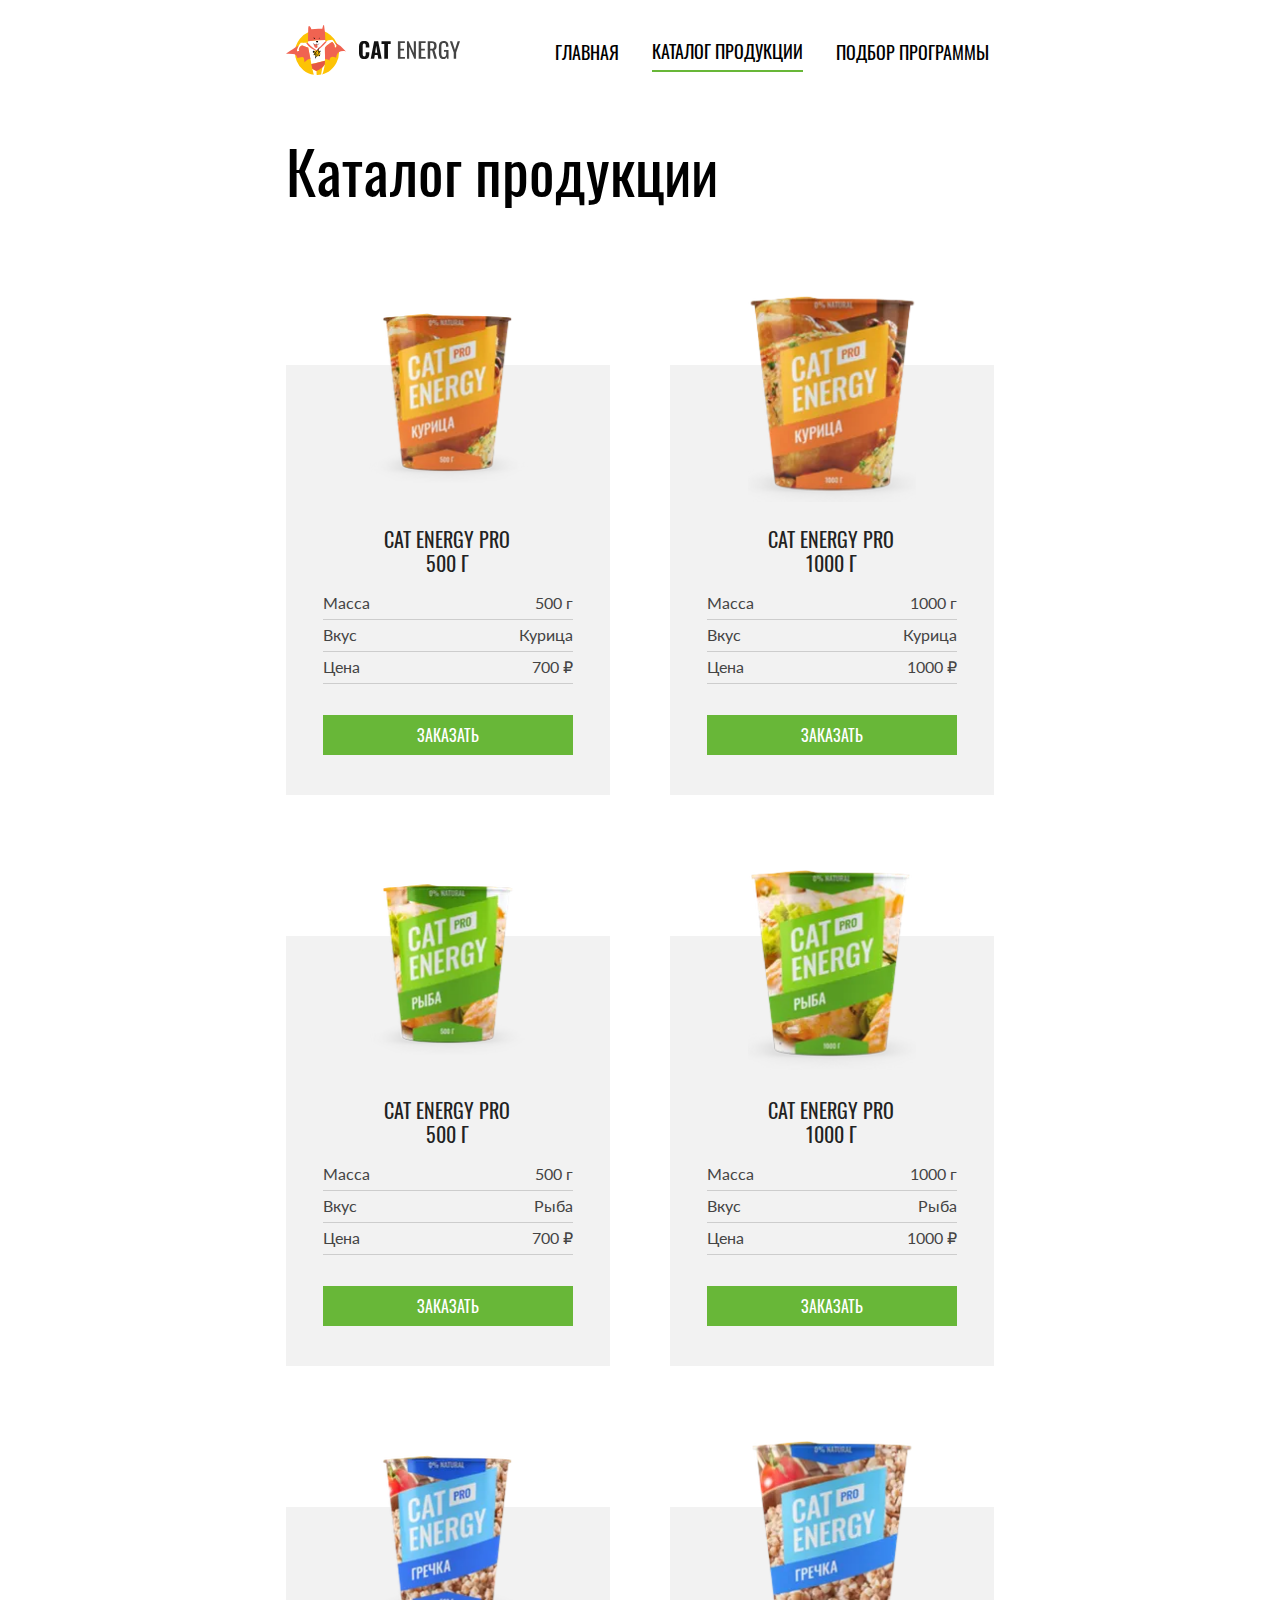
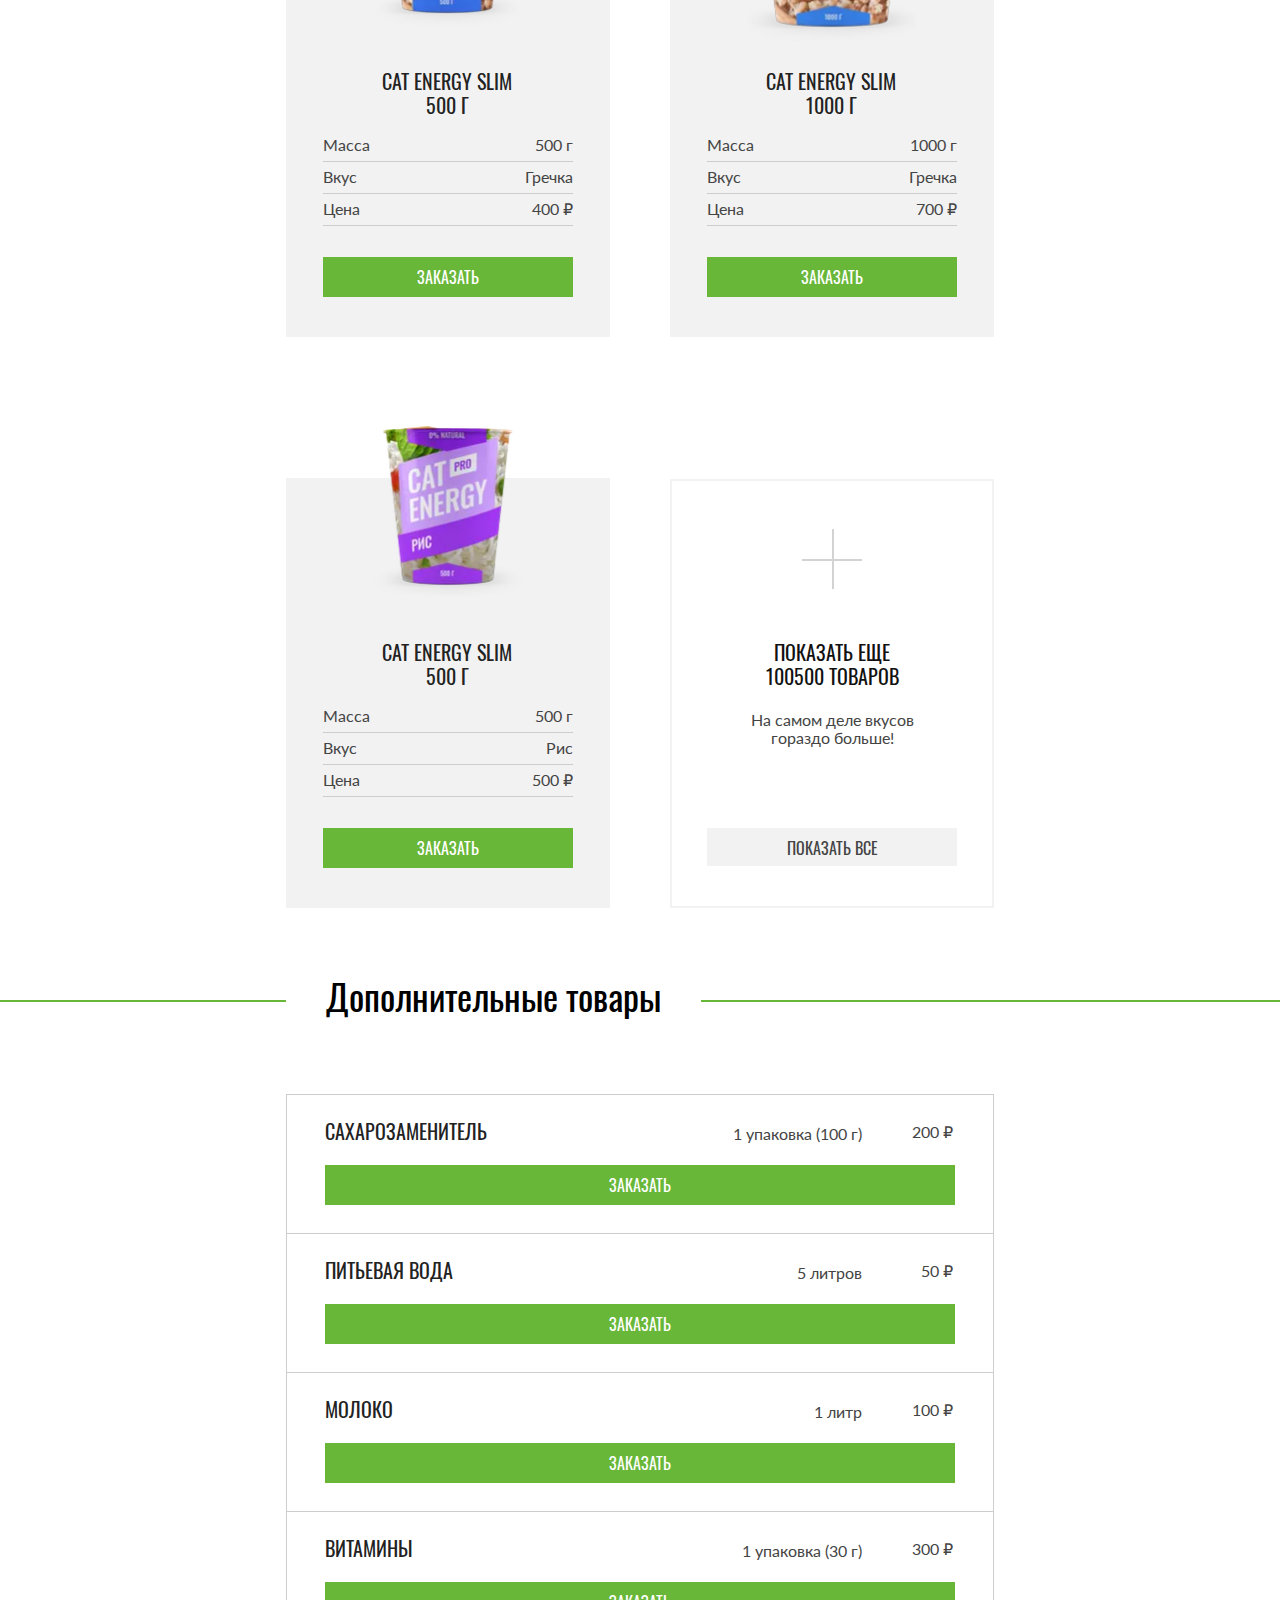
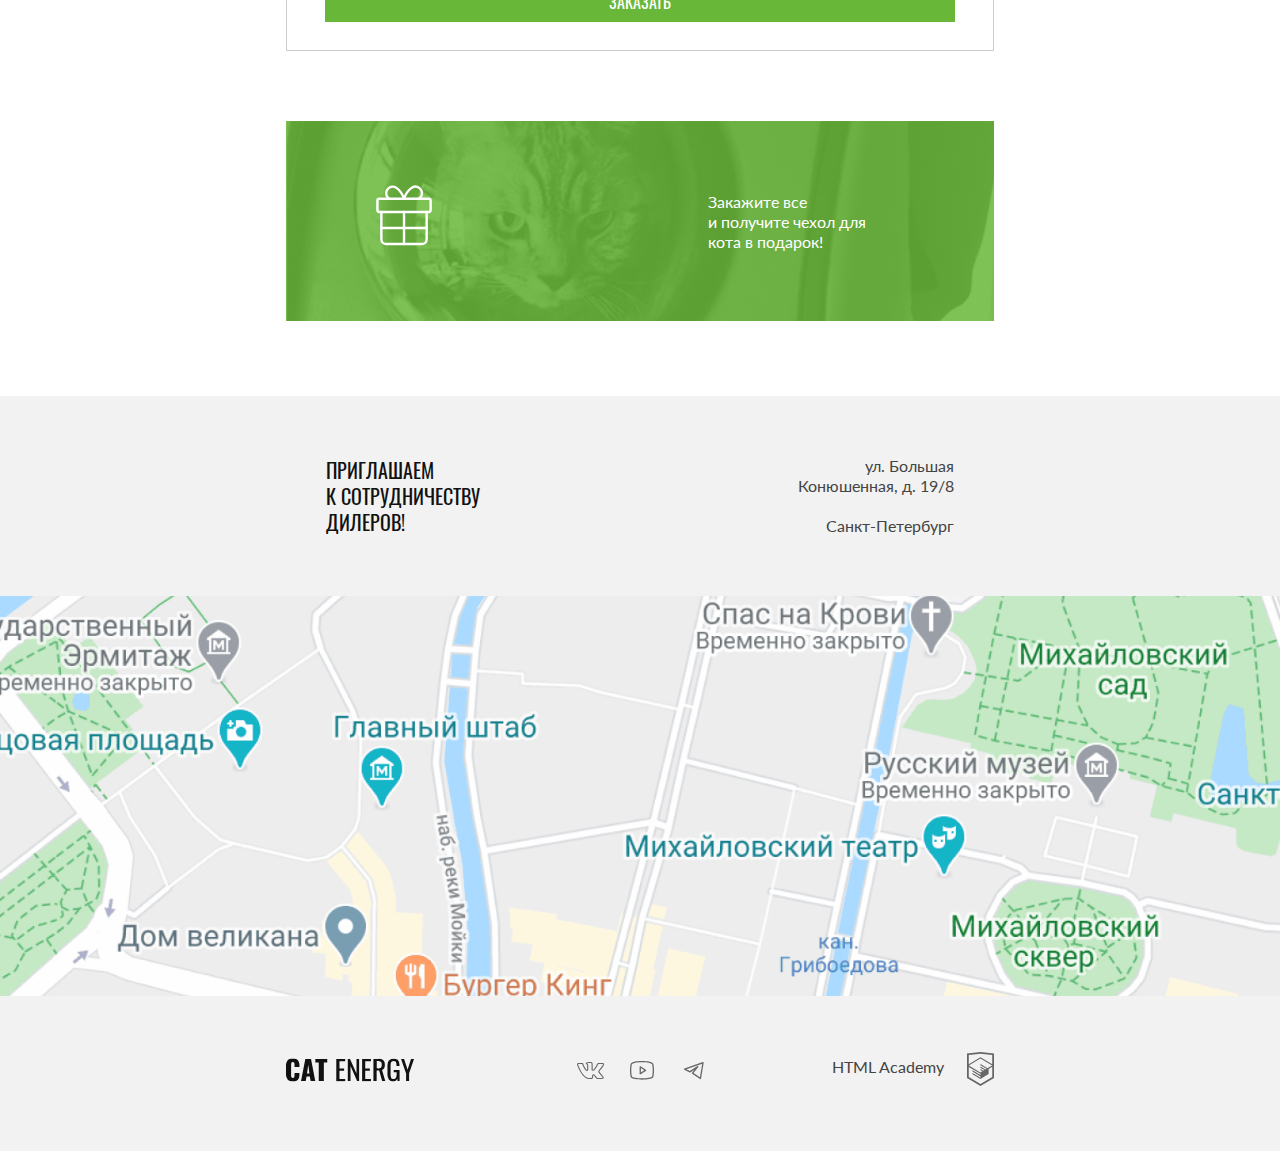
<file: catalog.html>
<!DOCTYPE html><html class="page" lang="ru"><head><meta charset="UTF-8"><title>Cat Energy: Каталог</title><meta name="viewport" content="width=device-width,initial-scale=1"><link rel="icon" href="favicon.ico"><link rel="icon" href="favicons/favicon-svg.svg" type="image/svg+xml"><link rel="icon" href="favicons/favicon32x32.png" type="image/x-icon"><link rel="apple-touch-icon" href="favicons/apple-icon-180x180.png"><link rel="manifest" href="manifest.webmanifest"><link rel="stylesheet" href="styles/styles.css"><link rel="preload" href="fonts/lato/lato-regular.woff2" as="font" crossorigin="anonymous"><link rel="preload" href="fonts/oswald/oswald-regular.woff2" as="font" crossorigin="anonymous"><script src="scripts/index.js" defer="defer"></script></head><body class="page__body"><div class="page__body-container"><header class="main-header"><div class="main-header__wrapper"><a class="main-header__link" href="index.html" aria-current="page"><picture><source media="(min-width: 1440px)" type="image/svg+xml" srcset="images/main-header/logo-image-desktop.svg" width="70" height="59"><source media="(min-width: 768px)" type="image/svg+xml" srcset="images/main-header/logo-image-tablet.svg" width="60" height="50"><img class="main-header__image-logo" src="images/main-header/logo-image-mobile.svg" width="33" height="38" alt="Логотип cat energy."></picture></a><a class="main-header__link logo" href="index.html" aria-current="page"><picture><source media="(min-width:1440px)" type="image/svg+xml" srcset="images/logo-text-tablet-desktop.svg" width="118" height="21"><source media="(min-width:768px)" type="image/svg+xml" srcset="images/logo-text-tablet-desktop.svg" width="101" height="18"><img class="logo__image-text" src="images/logo-text.svg" width="101" height="18" alt="Cat energy."></picture></a><button class="main-header__toggle main-header__toggle--close main-header__toggle--nojs" type="button"><!--Добавить класс main-header__toggle--open для открытого состояния, main-header__toggle--close для закрытого состояния меню--> <span class="visually-hidden">Открыть меню.</span></button></div><nav class="main-nav main-nav--close main-nav--nojs"><!--Для открытия меню добавить класс main-nav--open--><ul class="main-nav__list"><li class="main-nav__item"><a class="main-nav__link" href="index.html">главная</a></li><li class="main-nav__item"><a class="main-nav__link main-nav__active-link">каталог продукции</a></li><li class="main-nav__item"><a class="main-nav__link" href="form.html">подбор программы</a></li></ul></nav></header></div><main class="main-container"><section class="catalog-product"><div class="catalog-product__title-wrapper"><h1 class="catalog-product__title title">Каталог продукции</h1></div><ul class="catalog-product__list"><li class="catalog-product__item product-card"><div class="product-card__card-container"><div class="product-card__info-container"><a class="product-card__link product-card__link--image" href="#"><picture><source media="(min-width: 768px)" type="image/webp" srcset="images/catalog-images/catalog-produt-chicken-500-tablet-desktop@1x.webp, images/catalog-images/catalog-produt-chicken-500-tablet-desktop@2x.webp 2x" width="161" height="172"><source type="image/webp" srcset="images/catalog-images/catalog-produt-chicken-500-mobile@1x.webp, images/catalog-images/catalog-produt-chicken-500-mobile@2x.webp 2x" width="68" height="86"><source media="(min-width: 768px)" type="image/png" srcset="images/catalog-images/catalog-produt-chicken-500-tablet-desktop@1x.png, images/catalog-images/catalog-produt-chicken-500-tablet-desktop@2x.png 2x" width="161" height="172"><img class="product-card__image" src="images/catalog-images/catalog-produt-chicken-500-mobile@1x.png" srcset="images/catalog-images/catalog-produt-chicken-500-mobile@2x.png 2x" width="68" height="86" alt="Товар Cat energy pro 500 грамм со вкусом курицы."></picture></a><div class="product-card__list-wrapper"><a class="product-card__link product-card__link--title" href="#"><h2 class="product-card__title">Cat Energy PRO 500 г</h2></a><dl class="product-card__list"><div class="product-card__item"><dt class="product-card__item-name">Масса</dt><dd class="product-card__item-value">500 г</dd></div><div class="product-card__item"><dt class="product-card__item-name">Вкус</dt><dd class="product-card__item-value">Курица</dd></div><div class="product-card__item"><dt class="product-card__item-name">Цена</dt><dd class="product-card__item-value">700 ₽</dd></div></dl></div></div><a class="product-card__button button" href="#">заказать</a></div></li><li class="catalog-product__item product-card"><div class="product-card__card-container"><div class="product-card__info-container"><a class="product-card__link product-card__link--image" href="#"><picture><source media="(min-width: 1440px)" type="image/webp" srcset="images/catalog-images/catalog-produt-chicken-1000-desktop@1x.webp, images/catalog-images/catalog-produt-chicken-1000-desktop@2x.webp 2x" width="172" height="196"><source media="(min-width: 768px)" type="image/webp" srcset="images/catalog-images/catalog-produt-chicken-1000-tablet-desktop@1x.webp, images/catalog-images/catalog-produt-chicken-1000-tablet-desktop@2x.webp 2x" width="168" height="206"><source type="image/webp" srcset="images/catalog-images/catalog-produt-chicken-1000-mobile@1x.webp, images/catalog-images/catalog-produt-chicken-1000-mobile@2x.webp 2x" width="84" height="100"><source media="(min-width: 1440px)" type="image/png" srcset="images/catalog-images/catalog-produt-chicken-1000-desktop@1x.png, images/catalog-images/catalog-produt-chicken-1000-desktop@2x.png 2x" width="172" height="196"><source media="(min-width: 768px)" type="image/png" srcset="images/catalog-images/catalog-produt-chicken-1000-tablet-desktop@1x.png, images/catalog-images/catalog-produt-chicken-1000-tablet-desktop@2x.png 2x" width="168" height="206"><img class="product-card__image" src="images/catalog-images/catalog-produt-chicken-1000-mobile@1x.png" srcset="images/catalog-images/catalog-produt-chicken-1000-mobile@2x.png 2x" width="84" height="100" alt="Товар Cat energy pro 1000 грамм со вкусом курицы."></picture></a><div class="product-card__list-wrapper"><a class="product-card__link product-card__link--title" href="#"><h2 class="product-card__title">Cat Energy PRO 1000 г</h2></a><dl class="product-card__list"><div class="product-card__item"><dt class="product-card__item-name">Масса</dt><dd class="product-card__item-value">1000 г</dd></div><div class="product-card__item"><dt class="product-card__item-name">Вкус</dt><dd class="product-card__item-value">Курица</dd></div><div class="product-card__item"><dt class="product-card__item-name">Цена</dt><dd class="product-card__item-value">1000 ₽</dd></div></dl></div></div><a class="product-card__button button" href="#">заказать</a></div></li><li class="catalog-product__item product-card"><div class="product-card__card-container"><div class="product-card__info-container"><a class="product-card__link product-card__link--image" href="#"><picture><source media="(min-width: 768px)" type="image/webp" srcset="images/catalog-images/catalog-produt-fish-500-tablet-desktop@1x.webp, images/catalog-images/catalog-produt-fish-500-tablet-desktop@2x.webp 2x" width="163" height="174"><source type="image/webp" srcset="images/catalog-images/catalog-produt-fish-500-mobile@1x.webp, images/catalog-images/catalog-produt-fish-500-mobile@2x.webp 2x" width="68" height="78"><source media="(min-width: 768px)" type="image/png" srcset="images/catalog-images/catalog-produt-fish-500-tablet-desktop@1x.png, images/catalog-images/catalog-produt-fish-500-tablet-desktop@2x.png 2x" width="163" height="174"><img class="product-card__image" src="images/catalog-images/catalog-produt-fish-500-mobile@1x.png" srcset="images/catalog-images/catalog-produt-fish-500-mobile@2x.png 2x" width="68" height="78" alt="Товар Cat energy pro 500 грамм со вкусом рыбы."></picture></a><div class="product-card__list-wrapper"><a class="product-card__link product-card__link--title" href="#"><h2 class="product-card__title">Cat Energy PRO 500 г</h2></a><dl class="product-card__list"><div class="product-card__item"><dt class="product-card__item-name">Масса</dt><dd class="product-card__item-value">500 г</dd></div><div class="product-card__item"><dt class="product-card__item-name">Вкус</dt><dd class="product-card__item-value">Рыба</dd></div><div class="product-card__item"><dt class="product-card__item-name">Цена</dt><dd class="product-card__item-value">700 ₽</dd></div></dl></div></div><a class="product-card__button button" href="#">заказать</a></div></li><li class="catalog-product__item product-card"><div class="product-card__card-container"><div class="product-card__info-container"><a class="product-card__link product-card__link--image" href="#"><picture><source media="(min-width: 1440px)" type="image/webp" srcset="images/catalog-images/catalog-produt-fish-1000-desktop@1x.webp, images/catalog-images/catalog-produt-fish-1000-desktop@2x.webp 2x" width="172" height="196"><source media="(min-width: 768px)" type="image/webp" srcset="images/catalog-images/catalog-produt-fish-1000-tablet-desktop@1x.webp, images/catalog-images/catalog-produt-fish-1000-tablet-desktop@2x.webp 2x" width="168" height="200"><source type="image/webp" srcset="images/catalog-images/catalog-produt-fish-1000-mobile@1x.webp, images/catalog-images/catalog-produt-fish-1000-mobile@2x.webp 2x" width="84" height="100"><source media="(min-width: 1440px)" type="image/png" srcset="images/catalog-images/catalog-produt-fish-1000-desktop@1x.png, images/catalog-images/catalog-produt-fish-1000-desktop@2x.png 2x" width="172" height="196"><source media="(min-width: 768px)" type="image/png" srcset="images/catalog-images/catalog-produt-fish-1000-tablet-desktop@1x.png, images/catalog-images/catalog-produt-fish-1000-tablet-desktop@2x.png 2x" width="168" height="200"><img class="product-card__image" src="images/catalog-images/catalog-produt-fish-1000-mobile@1x.png" srcset="images/catalog-images/catalog-produt-fish-1000-mobile@2x.png 2x" width="84" height="100" alt="Товар Cat energy pro 1000 грамм со вкусом рыбы."></picture></a><div class="product-card__list-wrapper"><a class="product-card__link product-card__link--title" href="#"><h2 class="product-card__title">Cat Energy PRO 1000 г</h2></a><dl class="product-card__list"><div class="product-card__item"><dt class="product-card__item-name">Масса</dt><dd class="product-card__item-value">1000 г</dd></div><div class="product-card__item"><dt class="product-card__item-name">Вкус</dt><dd class="product-card__item-value">Рыба</dd></div><div class="product-card__item"><dt class="product-card__item-name">Цена</dt><dd class="product-card__item-value">1000 ₽</dd></div></dl></div></div><a class="product-card__button button" href="#">заказать</a></div></li><li class="catalog-product__item product-card"><div class="product-card__card-container"><div class="product-card__info-container"><a class="product-card__link product-card__link--image" href="#"><picture><source media="(min-width: 768px)" type="image/webp" srcset="images/catalog-images/catalog-produt-buckwheat-500-tablet-desktop@1x.webp, images/catalog-images/catalog-produt-buckwheat-500-tablet-desktop@2x.webp 2x" width="161" height="171"><source type="image/webp" srcset="images/catalog-images/catalog-produt-buckwheat-500-mobile@1x.webp, images/catalog-images/catalog-produt-buckwheat-500-mobile@2x.webp 2x" width="68" height="78"><source media="(min-width: 768px)" type="image/png" srcset="images/catalog-images/catalog-produt-buckwheat-500-tablet-desktop@1x.png, images/catalog-images/catalog-produt-buckwheat-500-tablet-desktop@2x.png 2x" width="161" height="171"><img class="product-card__image" src="images/catalog-images/catalog-produt-buckwheat-500-mobile@1x.png" srcset="images/catalog-images/catalog-produt-buckwheat-500-mobile@2x.png 2x" width="68" height="78" alt="Товар Cat energy slim 500 грамм со вкусом гречки." loading="lazy"></picture></a><div class="product-card__list-wrapper"><a class="product-card__link product-card__link--title" href="#"><h2 class="product-card__title">Cat Energy slim 500 г</h2></a><dl class="product-card__list"><div class="product-card__item"><dt class="product-card__item-name">Масса</dt><dd class="product-card__item-value">500 г</dd></div><div class="product-card__item"><dt class="product-card__item-name">Вкус</dt><dd class="product-card__item-value">Гречка</dd></div><div class="product-card__item"><dt class="product-card__item-name">Цена</dt><dd class="product-card__item-value">400 ₽</dd></div></dl></div></div><a class="product-card__button button" href="#">заказать</a></div></li><li class="catalog-product__item product-card"><div class="product-card__card-container"><div class="product-card__info-container"><a class="product-card__link product-card__link--image" href="#"><picture><source media="(min-width: 1440px)" type="image/webp" srcset="images/catalog-images/catalog-produt-buckwheat-1000-desktop@1x.webp, images/catalog-images/catalog-produt-buckwheat-1000-desktop@2x.webp 2x" width="172" height="196"><source media="(min-width: 768px)" type="image/webp" srcset="images/catalog-images/catalog-produt-buckwheat-1000-tablet-desktop@1x.webp, images/catalog-images/catalog-produt-buckwheat-1000-tablet-desktop@2x.webp 2x" width="168" height="200"><source type="image/webp" srcset="images/catalog-images/catalog-produt-buckwheat-1000-mobile@1x.webp, images/catalog-images/catalog-produt-buckwheat-1000-mobile@2x.png 2x" width="84" height="100"><source media="(min-width: 1440px)" type="image/png" srcset="images/catalog-images/catalog-produt-buckwheat-1000-desktop@1x.png, images/catalog-images/catalog-produt-buckwheat-1000-desktop@2x.png 2x" width="172" height="196"><source media="(min-width: 768px)" type="image/png" srcset="images/catalog-images/catalog-produt-buckwheat-1000-tablet-desktop@1x.png, images/catalog-images/catalog-produt-buckwheat-1000-tablet-desktop@2x.png 2x" width="168" height="200"><img class="product-card__image" src="images/catalog-images/catalog-produt-buckwheat-1000-mobile@1x.png" srcset="images/catalog-images/catalog-produt-buckwheat-1000-mobile@2x.png 2x" width="84" height="100" alt="Товар Cat energy slim 1000 грамм со вкусом гречки." loading="lazy"></picture></a><div class="product-card__list-wrapper"><a class="product-card__link product-card__link--title" href="#"><h2 class="product-card__title">Cat Energy slim 1000 г</h2></a><dl class="product-card__list"><div class="product-card__item"><dt class="product-card__item-name">Масса</dt><dd class="product-card__item-value">1000 г</dd></div><div class="product-card__item"><dt class="product-card__item-name">Вкус</dt><dd class="product-card__item-value">Гречка</dd></div><div class="product-card__item"><dt class="product-card__item-name">Цена</dt><dd class="product-card__item-value">700 ₽</dd></div></dl></div></div><a class="product-card__button button" href="#">заказать</a></div></li><li class="catalog-product__item product-card"><div class="product-card__card-container"><div class="product-card__info-container"><a class="product-card__link product-card__link--image" href="#"><picture><source media="(min-width: 768px)" type="image/webp" srcset="images/catalog-images/catalog-produt-rice-500-tablet-desktop@1x.webp, images/catalog-images/catalog-produt-rice-500-tablet-desktop@2x.webp 2x" width="163" height="174"><source type="image/webp" srcset="images/catalog-images/catalog-produt-rice-500-mobile@1x.webp, images/catalog-images/catalog-produt-rice-500-mobile@2x.webp 2x" width="72" height="84"><source media="(min-width: 768px)" type="image/png" srcset="images/catalog-images/catalog-produt-rice-500-tablet-desktop@1x.png, images/catalog-images/catalog-produt-rice-500-tablet-desktop@2x.png 2x" width="163" height="174"><img class="product-card__image" src="images/catalog-images/catalog-produt-rice-500-mobile@1x.png" srcset="images/catalog-images/catalog-produt-rice-500-mobile@2x.png 2x" width="72" height="84" alt="Товар Cat energy slim 500 грамм со вкусом риса." loading="lazy"></picture></a><div class="product-card__list-wrapper"><a class="product-card__link product-card__link--title" href="#"><h2 class="product-card__title">Cat Energy slim 500 г</h2></a><dl class="product-card__list"><div class="product-card__item"><dt class="product-card__item-name">Масса</dt><dd class="product-card__item-value">500 г</dd></div><div class="product-card__item"><dt class="product-card__item-name">Вкус</dt><dd class="product-card__item-value">Рис</dd></div><div class="product-card__item"><dt class="product-card__item-name">Цена</dt><dd class="product-card__item-value">500 ₽</dd></div></dl></div></div><a class="product-card__button button" href="#">заказать</a></div></li><li class="catalog-product__item product-more"><div class="product-more__wrapper"><h2 class="product-more__title">Показать еще 100500 товаров</h2><p class="product-more__subtitle">На самом деле вкусов гораздо больше!</p><a class="product-more__link button button--secondary" href="#">показать все</a></div></li></ul></section><section class="additional-product"><div class="additional-product__container"><div class="additional-product__title-wrapper"><h2 class="additional-product__title">Дополнительные товары</h2></div><div class="additional-product__inner-container"><ul class="additional-product__list"><li class="additional-product__item"><div class="additional-product__item-container"><h3 class="additional-product__item-title">Сахарозаменитель</h3><div class="additional-product__item-wrapper"><span class="additional-product__item-quantity">1 упаковка (100 г)</span> <span class="additional-product__item-cost">200 ₽</span></div></div><a class="additional-product__link button" href="#">заказать</a></li><li class="additional-product__item"><div class="additional-product__item-container"><h3 class="additional-product__item-title">питьевая вода</h3><div class="additional-product__item-wrapper"><span class="additional-product__item-quantity">5 литров</span> <span class="additional-product__item-cost">50 ₽</span></div></div><a class="additional-product__link button" href="#">заказать</a></li><li class="additional-product__item"><div class="additional-product__item-container"><h3 class="additional-product__item-title">молоко</h3><div class="additional-product__item-wrapper"><span class="additional-product__item-quantity">1 литр</span> <span class="additional-product__item-cost">100 ₽</span></div></div><a class="additional-product__link button" href="#">заказать</a></li><li class="additional-product__item"><div class="additional-product__item-container"><h3 class="additional-product__item-title">витамины</h3><div class="additional-product__item-wrapper"><span class="additional-product__item-quantity">1 упаковка (30 г)</span> <span class="additional-product__item-cost">300 ₽</span></div></div><a class="additional-product__link button" href="#">заказать</a></li></ul><div class="additional-product__text-wrapper"><p class="additional-product__text">Закажите все<br>и получите чехол для кота в подарок!</p></div></div></div></section></main><footer class="main-footer"><div class="main-footer__container-color main-footer__container-color--grey"><div class="main-footer__container main-footer__container--title"><h2 class="main-footer__tittle">приглашаем<br>к сотрудничеству дилеров!</h2><address class="main-footer__address">ул. Большая<br>Конюшенная, д. 19/8<br><span class="main-footer__address-container">Санкт-Петербург</span></address></div></div><div class="main-footer__container-map"><iframe class="main-footer__map" loading="lazy" src="https://www.google.com/maps/embed?pb=!1m18!1m12!1m3!1d1998.6037861610246!2d30.3230474!3d59.9387165!2m3!1f0!2f0!3f0!3m2!1i1024!2i768!4f13.1!3m3!1m2!1s0x4696310fca145cc1%3A0x42b32648d8238007!2z0JHQvtC70YzRiNCw0Y8g0JrQvtC90Y7RiNC10L3QvdCw0Y8g0YPQuy4sIDE5LzgsINCh0LDQvdC60YIt0J_QtdGC0LXRgNCx0YPRgNCzLCAxOTExODY!5e0!3m2!1sru!2sru!4v1705008865254!5m2!1sru!2sru" width="600" height="450" allowfullscreen title="Адрес компании Санкт-Петербург ул. Большая Конюшенная, д. 19/8"></iframe></div><div class="main-footer__container main-footer__container--media"><a class="main-footer__logo logo" href="#"><img class="logo__image-text" src="images/logo-text.svg" width="128" height="24" alt="Cat energy."></a><ul class="main-footer__list social"><li class="social__item"><a class="social__link social__link--vkontakte" href="https://vk.com/htmlacademy"><span class="visually-hidden">Вконтакте.</span> <svg class="social__image" aria-hidden="true" focusable="false" width="28" height="22"><use href="images/icons/stack.svg#vkontakte"></use></svg></a></li><li class="social__item"><a class="social__link social__link--youtube" href="https://www.youtube.com/user/htmlacademyru"><span class="visually-hidden">Ютуб.</span> <svg class="social__image" aria-hidden="true" focusable="false" width="28" height="22"><use href="images/icons/stack.svg#youtube"></use></svg></a></li><li class="social__item"><a class="social__link social__link--telegram" href="https://t.me/htmlacademy"><span class="visually-hidden">Телеграм.</span> <svg class="social__image" aria-hidden="true" focusable="false" width="28" height="22"><use href="images/icons/stack.svg#telegram"></use></svg></a></li></ul><div class="main-footer__logo-wrapper academy-logo"><a class="academy-logo__link" href="https://htmlacademy.ru/intensive/adaptive"><span class="academy-logo__text">HTML Academy</span> </a><a class="academy-logo__link academy-logo__link--image" href="https://htmlacademy.ru/intensive/adaptive"><svg class="academy-logo__image" aria-hidden="true" focusable="false" role="img" width="27" height="34"><use href="images/icons/stack.svg#html-academy-logo"></use></svg> <span class="visually-hidden">Логотип HTML Academy</span></a></div></div></footer></body></html>
</file>
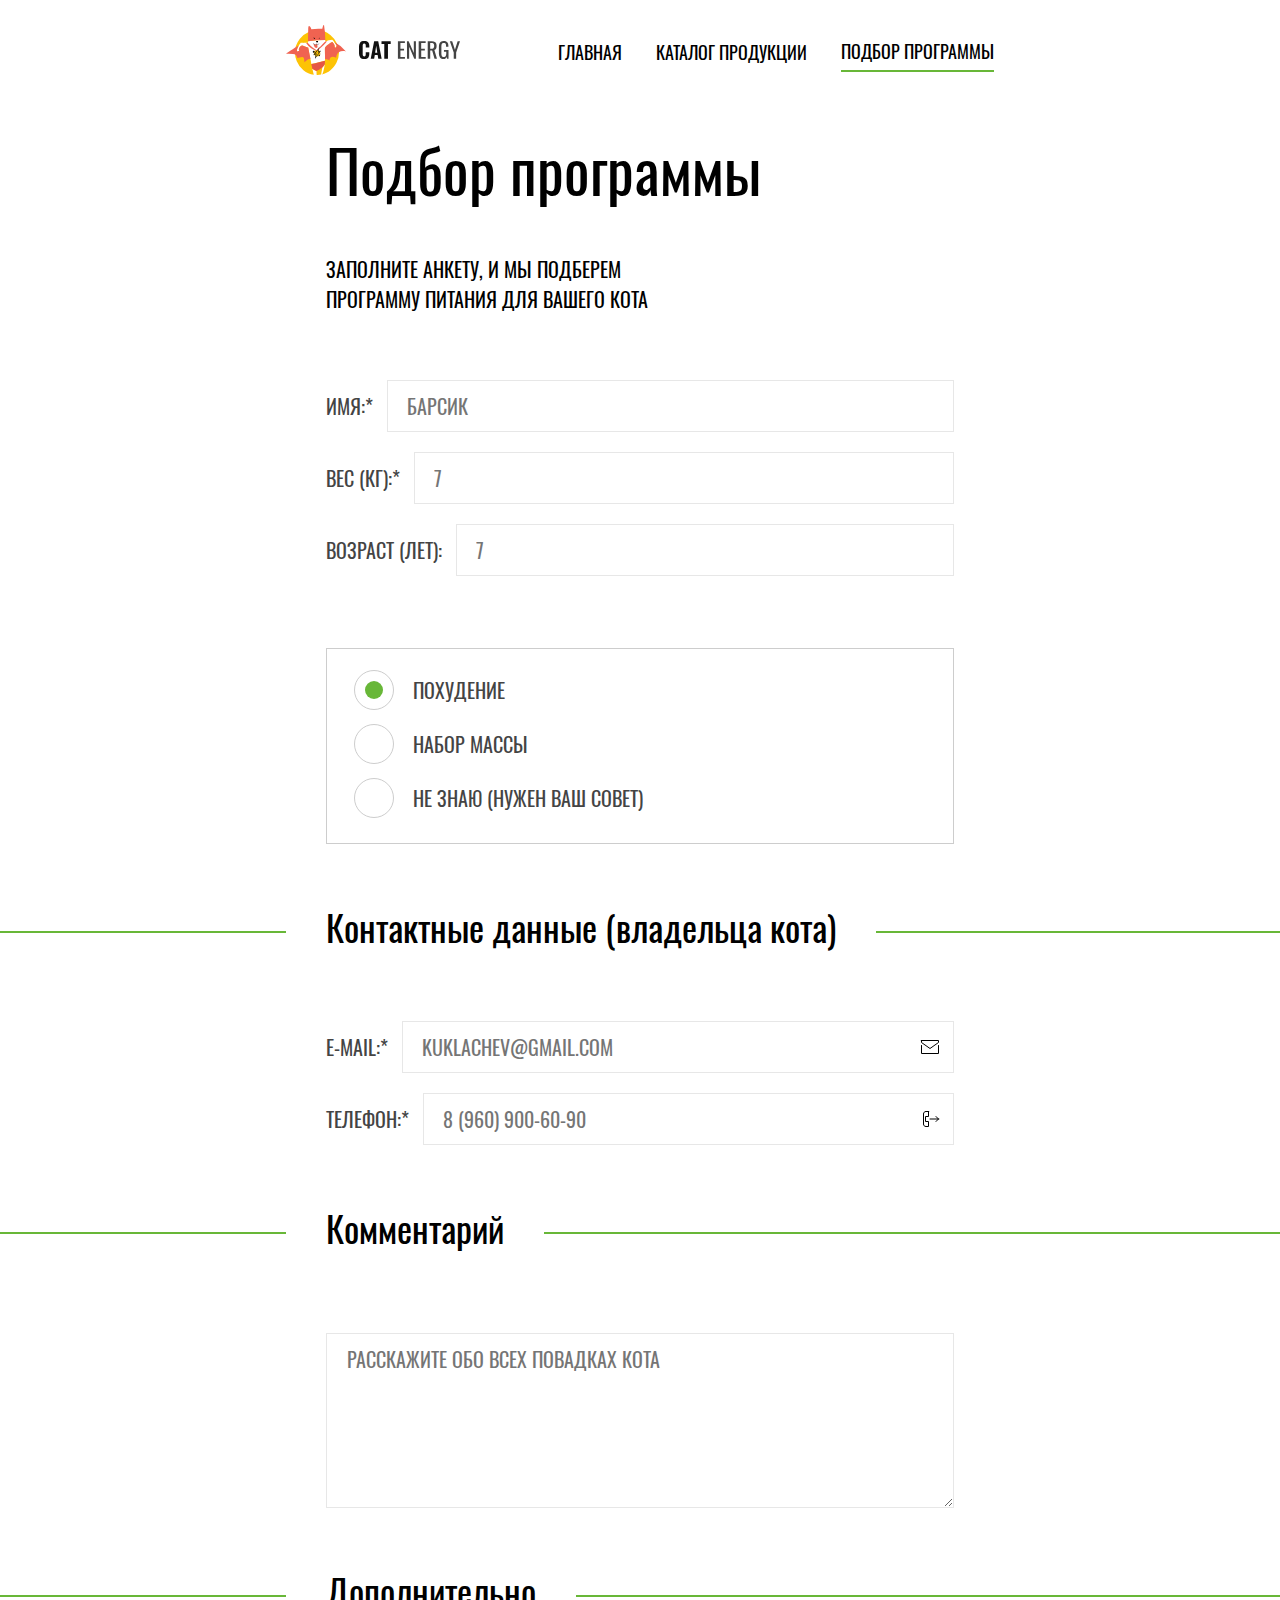
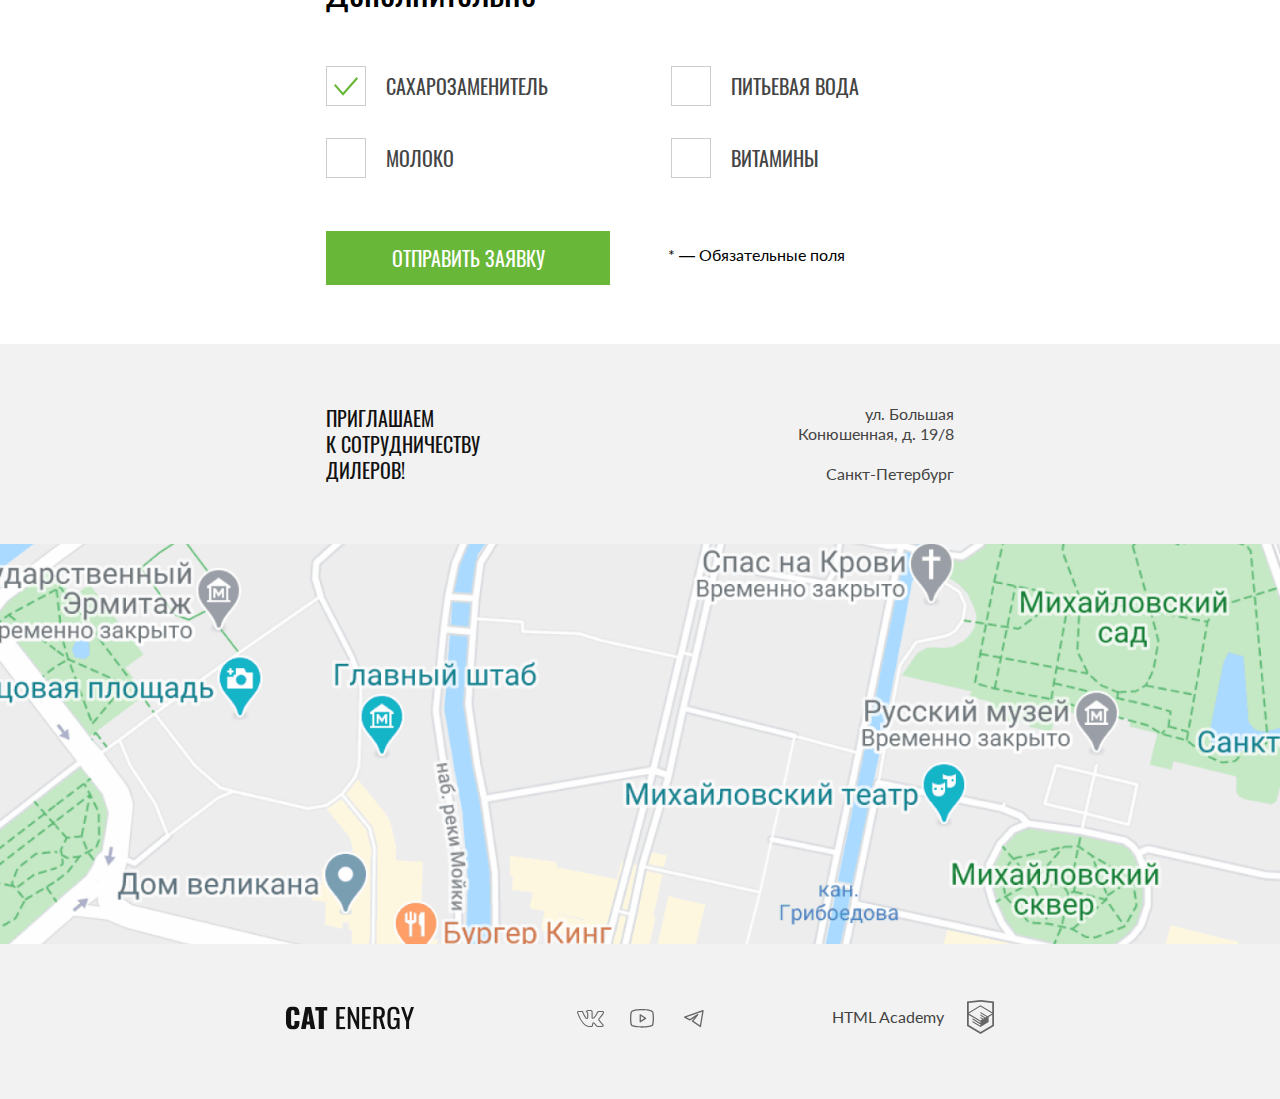
<file: form.html>
<!DOCTYPE html><html class="page" lang="ru"><head><meta charset="UTF-8"><meta name="viewport" content="width=device-width,initial-scale=1"><title>Cat Energy: Подбор программы</title><link rel="icon" href="favicon.ico"><link rel="icon" href="favicons/favicon-svg.svg" type="image/svg+xml"><link rel="icon" href="favicons/favicon32x32.png" type="image/x-icon"><link rel="apple-touch-icon" href="favicons/apple-icon-180x180.png"><link rel="manifest" href="manifest.webmanifest"><link rel="stylesheet" href="styles/styles.css"><link rel="preload" href="fonts/lato/lato-regular.woff2" as="font" crossorigin="anonymous"><link rel="preload" href="fonts/oswald/oswald-regular.woff2" as="font" crossorigin="anonymous"><script src="scripts/index.js" defer="defer"></script></head><body class="page__body"><div class="page__body-container"><!--main-header__container --><header class="main-header"><div class="main-header__wrapper"><a class="main-header__link" href="index.html" aria-current="page"><picture><source media="(min-width: 1440px)" type="image/svg+xml" srcset="images/main-header/logo-image-desktop.svg" width="70" height="59"><source media="(min-width: 768px)" type="image/svg+xml" srcset="images/main-header/logo-image-tablet.svg" width="60" height="50"><img class="main-header__image-logo" src="images/main-header/logo-image-mobile.svg" width="33" height="38" alt="Логотип cat energy."></picture></a><a class="main-header__link logo" href="index.html" aria-current="page"><picture><source media="(min-width:1440px)" type="image/svg+xml" srcset="images/logo-text-tablet-desktop.svg" width="118" height="21"><source media="(min-width:768px)" type="image/svg+xml" srcset="images/logo-text-tablet-desktop.svg" width="101" height="18"><img class="logo__image-text" src="images/logo-text.svg" width="101" height="18" alt="Cat energy."></picture></a><button class="main-header__toggle main-header__toggle--close main-header__toggle--nojs" type="button"><!-- Добавить класс main-header__toggle--open для открытого состояния, main-header__toggle--close для закрытого состояния меню --> <span class="visually-hidden">Открыть меню.</span></button></div><nav class="main-nav main-nav--close main-nav--nojs"><!--Для открытия меню добавить класс main-nav--open--><ul class="main-nav__list main-nav__list--form"><li class="main-nav__item"><a class="main-nav__link" href="index.html">главная</a></li><li class="main-nav__item"><a class="main-nav__link" href="catalog.html">каталог продукции</a></li><li class="main-nav__item"><a class="main-nav__link main-nav__active-link">подбор программы</a></li></ul></nav></header></div><main class="main-container"><section class="main-container__section product-selection"><div class="product-selection__container"><h1 class="product-selection__title title">Подбор программы</h1><p class="product-selection__text">Заполните анкету, и мы подберем программу питания для вашего кота</p></div><form class="product-selection__form product-form" action="https://echo.htmlacademy.ru/" method="post"><div class="product-form__fieldset-wrapper"><div class="product-form__fieldset-container product-form__fieldset-container--parameters"><fieldset class="product-form__fieldset product-form__fieldset--parameters"><legend class="visually-hidden">Параметры питомца</legend><label class="product-form__label product-form__label--parameters product-form__label--focus"><!--Добавить class="product-form__label--error" для input error --> <span class="product-form__label-text">ИМЯ:*</span> <input class="product-form__control product-form__control--text" type="text" name="name" placeholder="барсик" required aria-label="укажите имя питомца."></label> <label class="product-form__label product-form__label--parameters product-form__label--focus"><!--Добавить class="product-form__label--error" для input error --> <span class="product-form__label-text">Вес&nbsp;(кг):*</span> <input class="product-form__control product-form__control--text" type="number" name="weight" placeholder="7" required aria-label="укажите вес питомца."></label> <label class="product-form__label product-form__label--parameters product-form__label--focus"><!--Добавить class="product-form__label--error" для input error --> <span class="product-form__label-text">Возраст&nbsp;(лет):</span> <input class="product-form__control product-form__control--text" type="number" name="age" placeholder="7" aria-label="укажите возраст питомца."></label></fieldset></div><div class="product-form__fieldset-container product-form__fieldset-container--feeding"><fieldset class="product-form__fieldset product-form__fieldset--feeding"><legend class="visually-hidden">Формат питания</legend><div class="product-form__label-container product-form__label-container--feeding"><label class="product-form__label product-form__label--feeding"><input class="product-form__radio visually-hidden" type="radio" name="product-type" value="slimming" checked="checked"> <span class="product-form__custom-radio"></span> <span class="product-form__label-text product-form__label-text--feeding">похудение</span></label> <label class="product-form__label product-form__label--feeding"><input class="product-form__radio visually-hidden" type="radio" name="product-type" value="weight-gain"> <span class="product-form__custom-radio"></span> <span class="product-form__label-text product-form__label-text--feeding">Набор массы</span></label> <label class="product-form__label product-form__label--feeding"><input class="product-form__radio visually-hidden" type="radio" name="product-type" value="don't-know"> <span class="product-form__custom-radio"></span> <span class="product-form__label-text product-form__label-text--feeding">Не знаю (Нужен ваш совет)</span></label></div></fieldset></div></div><div class="product-form__fieldset-container product-form__fieldset-container--contacts"><fieldset class="product-form__fieldset product-form__fieldset--contacts"><legend class="product-form__fieldset-title product-form__fieldset-title--contacts">Контактные данные (владельца кота)</legend><label class="product-form__label product-form__label--contacts product-form__email-image product-form__label--focus"><!--Добавить class="product-form__label--error" для input error --> <span class="product-form__label-text">E-mail:*</span> <input class="product-form__control product-form__control--text" type="email" name="email" placeholder="kuklachev@gmail.com" required aria-label="Укажите E-mail."></label> <label class="product-form__label product-form__label--contacts product-form__phone-image product-form__label--focus"><!--Добавить class="product-form__label--error" для input error --> <span class="product-form__label-text">Телефон:*</span> <input class="product-form__control product-form__control--text" type="tel" name="tel" placeholder="8 (960) 900-60-90" required aria-label="Укажите телефон."></label></fieldset></div><div class="product-form__fieldset-container product-form__fieldset-container--comment"><fieldset class="product-form__fieldset product-form__fieldset--comment"><legend class="product-form__fieldset-title product-form__fieldset-title--comment">Комментарий</legend><textarea class="product-form__control product-form__control--textarea" name="about-pet" placeholder="Расскажите обо всех повАдках кота" aria-label="Напишите ваш комментарий."></textarea></fieldset></div><div class="product-form__fieldset-container product-form__fieldset-container--extra"><fieldset class="product-form__fieldset product-form__fieldset--extra"><legend class="product-form__fieldset-title product-form__fieldset-title--extra">Дополнительно</legend><div class="product-form__label-container product-form__label-container--extra"><label class="product-form__label product-form__label--extra"><input class="product-form__checkbox visually-hidden" type="checkbox" name="sugar-substitute" checked="checked"> <span class="product-form__custom-checkbox"></span> <span class="product-form__label-text product-form__label-text--extra">сахарозаменитель</span></label> <label class="product-form__label product-form__label--extra"><input class="product-form__checkbox visually-hidden" type="checkbox" name="Water"> <span class="product-form__custom-checkbox"></span> <span class="product-form__label-text product-form__label-text--extra">питьевая вода</span></label> <label class="product-form__label product-form__label--extra"><input class="product-form__checkbox visually-hidden" type="checkbox" name="milk"> <span class="product-form__custom-checkbox"></span> <span class="product-form__label-text product-form__label-text--extra">молоко</span></label> <label class="product-form__label product-form__label--extra"><input class="product-form__checkbox visually-hidden" type="checkbox" name="vitamins"> <span class="product-form__custom-checkbox"></span> <span class="product-form__label-text product-form__label-text--extra">витамины</span></label></div></fieldset></div><div class="product-form__fieldset-container product-form__fieldset-container--submit"><div class="product-form__button-container"><button class="product-form__button button" type="submit">отправить заявку</button><p class="product-form__text">* — Обязательные поля</p></div></div></form></section></main><footer class="main-footer"><div class="main-footer__container-color main-footer__container-color--grey"><div class="main-footer__container main-footer__container--title"><h2 class="main-footer__tittle">приглашаем<br>к сотрудничеству дилеров!</h2><address class="main-footer__address">ул. Большая<br>Конюшенная, д. 19/8<br><span class="main-footer__address-container">Санкт-Петербург</span></address></div></div><div class="main-footer__container-map"><iframe class="main-footer__map" src="https://www.google.com/maps/embed?pb=!1m18!1m12!1m3!1d1998.6037861610246!2d30.3230474!3d59.9387165!2m3!1f0!2f0!3f0!3m2!1i1024!2i768!4f13.1!3m3!1m2!1s0x4696310fca145cc1%3A0x42b32648d8238007!2z0JHQvtC70YzRiNCw0Y8g0JrQvtC90Y7RiNC10L3QvdCw0Y8g0YPQuy4sIDE5LzgsINCh0LDQvdC60YIt0J_QtdGC0LXRgNCx0YPRgNCzLCAxOTExODY!5e0!3m2!1sru!2sru!4v1705008865254!5m2!1sru!2sru" width="600" height="450" allowfullscreen title="Адрес компании Санкт-Петербург ул. Большая Конюшенная, д. 19/8"></iframe></div><div class="main-footer__container main-footer__container--media"><a class="main-footer__logo logo" href="#"><img class="logo__image-text" src="images/logo-text.svg" width="128" height="24" alt="Cat energy."></a><ul class="main-footer__list social"><li class="social__item"><a class="social__link social__link--vkontakte" href="https://vk.com/htmlacademy"><span class="visually-hidden">Вконтакте.</span> <svg class="social__image" aria-hidden="true" focusable="false" width="28" height="22"><use href="images/icons/stack.svg#vkontakte"></use></svg></a></li><li class="social__item"><a class="social__link social__link--youtube" href="https://www.youtube.com/user/htmlacademyru"><span class="visually-hidden">Ютуб.</span> <svg class="social__image" aria-hidden="true" focusable="false" width="28" height="22"><use href="images/icons/stack.svg#youtube"></use></svg></a></li><li class="social__item"><a class="social__link social__link--telegram" href="https://t.me/htmlacademy"><span class="visually-hidden">Телеграм.</span> <svg class="social__image" aria-hidden="true" focusable="false" width="28" height="22"><use href="images/icons/stack.svg#telegram"></use></svg></a></li></ul><div class="main-footer__logo-wrapper academy-logo"><a class="academy-logo__link academy-logo__link--text" href="https://htmlacademy.ru/intensive/adaptive"><span class="academy-logo__text">HTML Academy</span> </a><a class="academy-logo__link academy-logo__link--image" href="https://htmlacademy.ru/intensive/adaptive"><svg class="academy-logo__image" aria-hidden="true" focusable="false" role="img" width="27" height="34"><use href="images/icons/stack.svg#html-academy-logo"></use></svg> <span class="visually-hidden">Логотип HTML Academy</span></a></div></div></footer></body></html>
</file>
<file: styles/styles.css>
@charset "UTF-8";@keyframes slidein{0%{-webkit-mask-position:-8px;mask-position:-8px}to{-webkit-mask-position:-2px;mask-position:-2px}}@font-face{font-family:"Oswald";font-weight:400;font-style:normal;font-display:swap;src:url(../fonts/oswald/oswald-regular.woff2)format("woff2")}@font-face{font-family:"Lato";font-weight:400;font-style:normal;font-display:swap;src:url(../fonts/lato/lato-regular.woff2)format("woff2")}.visually-hidden{position:absolute;width:1px;height:1px;margin:-1px;padding:0;border:0;clip:rect(0 0 0 0);overflow:hidden}.button,body{font-family:"Oswald","Arial",sans-serif}body{font-size:14px;line-height:18px;color:#444;margin:0}.button{font-size:16px;line-height:20px;text-transform:uppercase;text-decoration:none;color:#fff;background-color:#68b738;display:block;border:0;text-align:center;box-sizing:border-box;width:280px;padding:10px 15px;cursor:pointer}.button:hover{background-color:#5eaa2f}.button:focus-visible{background-color:#5eaa2f}.button:active{color:rgba(255,255,255,.3);background-color:#5eaa2f}.button:disabled{color:rgba(255,255,255,.3);opacity:.3;cursor:default}.button--secondary{color:#444;background-color:#f2f2f2}.button--secondary:hover{background-color:#ebebeb}.button--secondary:focus-visible{background-color:#ebebeb}.button--secondary:active{color:rgba(68,68,68,.3);background-color:#ebebeb}.button--secondary:disabled{color:rgba(68,68,68,.3);opacity:.3;cursor:default}@media (min-width:768px){.button{padding-top:14px;padding-bottom:14px}}.page{height:100%}.page__body{min-height:100%;display:grid;grid-template-rows:min-content 1fr min-content}.page__body-container{width:100%}@media (min-width:1440px){.page__body-container--index::before{content:"";position:absolute;left:50%;width:50%;height:695px;background:linear-gradient(to bottom,rgba(104,183,56,.85),rgba(104,183,56,.85)),-webkit-image-set(url(../images/main-header/header-cat@1x.webp)type("image/webp") 1x,url(../images/main-header/header-cat@2x.webp)type("image/webp") 2x,url(../images/main-header/header-cat@1x.jpg)type("image/jpeg") 1x,url(../images/main-header/header-cat@2x.jpg)type("image/jpeg") 2x);background:linear-gradient(to bottom,rgba(104,183,56,.85),rgba(104,183,56,.85)),image-set(url(../images/main-header/header-cat@1x.webp)type("image/webp") 1x,url(../images/main-header/header-cat@2x.webp)type("image/webp") 2x,url(../images/main-header/header-cat@1x.jpg)type("image/jpeg") 1x,url(../images/main-header/header-cat@2x.jpg)type("image/jpeg") 2x);background-repeat:no-repeat;background-color:#4e4d52;background-position:left}}.title{font-size:36px;line-height:36px;font-weight:400;color:#000}.title--white{color:#fff}@media (min-width:768px){.title{font-size:60px;line-height:60px}}.main-header{width:100%;z-index:2;margin:0 auto;position:relative;border-bottom:1px solid #d9d9d9}.main-header--index{border-bottom:none}.main-header__wrapper{min-height:65px;display:flex;justify-content:space-between}.main-header__link{text-decoration:none;max-height:66px}.logo:focus-visible .logo__image-text,.main-header__link:focus-visible .main-header__image-logo{opacity:.8}.main-header__image-logo{width:33px;height:38px;padding-top:13px;padding-bottom:15px}.main-header__image-logo:hover{opacity:.8}.main-header__image-logo:active{opacity:.6}.main-header__toggle{border:0;background-color:#fff;margin-top:20px}.main-header__toggle--nojs{visibility:hidden}.main-header__toggle--close{width:24px;height:24px;background-image:url(../images/icons/stack.svg#mobile-burger)}.main-header__toggle--open{width:20px;height:20px;margin-left:5px;background-image:url(../images/icons/stack.svg#mobile-close)}@media (max-width:767px){.main-header__wrapper{width:280px;padding:0 20px;margin:0 auto}}@media (min-width:768px){.main-header{width:708px;padding:0 30px;display:flex;justify-content:space-between;min-height:50px;border-bottom:none}.main-header__image-logo{width:60px;height:50px;margin-right:13px;padding-top:25px}.main-header__toggle{display:none}}@media (min-width:1440px){.main-header{width:1220px;margin-top:0;padding:54px 110px 0;min-height:59px}.main-header__image-logo{width:70px;height:59px;margin-right:14px;padding:0}}.logo__image-text{padding-top:23px;display:block;margin-right:10px}.logo__image-text:hover{opacity:.8}.logo__image-text:active{opacity:.6}@media (min-width:768px){.logo__image-text{padding-top:16px;margin-top:25px}}@media (min-width:1440px){.logo__image-text{padding:0;margin-top:19px}}.main-nav{display:none}.main-nav__list{list-style:none;margin-left:0;margin-top:0;margin-bottom:0;padding-left:0;display:flex;flex-wrap:wrap;flex-direction:column;align-items:center}.main-nav__link{font-size:20px;line-height:20px;text-transform:uppercase;color:#000;text-decoration:none;padding-top:22px;padding-bottom:23px;display:block}@media (max-width:767px){.main-nav--open{display:block;position:absolute;background-color:#fff;width:100%}.main-nav--nojs{display:block;position:static}.main-nav__item{border-top:1px solid #e6e6e6;width:100%;display:flex;justify-content:center}.main-nav__item:last-of-type{border-bottom:1px solid #e6e6e6}.main-nav__link{margin-left:10px;margin-right:10px}}@media (min-width:768px){.main-nav{display:flex;align-items:center}.main-nav__list{flex-direction:row;gap:33px;margin-top:25px;margin-right:5px}.main-nav__list--form{gap:34px;margin-right:0}.main-nav__link{font-size:18px;line-height:24px;padding-top:14px;padding-bottom:7px}.main-nav__active-link,.main-nav__link--active-index{border-bottom:2px solid #68b738}}@media (min-width:1440px){.main-nav__list{max-width:600px;margin-top:3px;margin-right:0;gap:34px}.main-nav__link{font-size:20px;line-height:normal;padding-top:4px}.main-nav__link:hover{opacity:.6}.main-nav__link:focus-visible{opacity:.6}.main-nav__link:active{opacity:.3}.main-nav__link--index{color:#fff}.main-nav__link--index:hover{opacity:.6}.main-nav__link--index:focus-visible{opacity:.6}.main-nav__link--index:active{opacity:.3}.main-nav__active-link{border-bottom:2px solid #68b738}.main-nav__active-link:hover{opacity:1}.main-nav__active-link:focus-visible{opacity:1}.main-nav__active-link:active,.main-nav__link--active-index:hover{opacity:1}.main-nav__link--active-index{border-bottom:2px solid #fff}.main-nav__link--active-index:focus-visible{opacity:1}}.main-page__container{width:100%}.main-page__container--preview{background-image:linear-gradient(to bottom,rgba(104,183,56,.85) 63%,#fff 63%,#fff 100%),-webkit-image-set(url(../images/main-header/header-mobile-cat@1x.webp)type("image/webp") 1x,url(../images/main-header/header-mobile-cat@2x.webp)type("image/webp") 2x,url(../images/main-header/header-mobile-cat@1x.jpg)type("image/jpeg") 1x,url(../images/main-header/header-mobile-cat@2x.jpg)type("image/jpeg") 2x),linear-gradient(to bottom,#4e4d52 63%,#fff 63%,#fff 100%);background-image:linear-gradient(to bottom,rgba(104,183,56,.85) 63%,#fff 63%,#fff 100%),image-set(url(../images/main-header/header-mobile-cat@1x.webp)type("image/webp") 1x,url(../images/main-header/header-mobile-cat@2x.webp)type("image/webp") 2x,url(../images/main-header/header-mobile-cat@1x.jpg)type("image/jpeg") 1x,url(../images/main-header/header-mobile-cat@2x.jpg)type("image/jpeg") 2x),linear-gradient(to bottom,#4e4d52 63%,#fff 63%,#fff 100%);background-repeat:no-repeat;background-position:center top}.main-page__container--product-effect{background-color:#eaeaea}@media (min-width:768px){.main-page__container--preview{background:#fff}.main-page__container--product-effect{background:linear-gradient(to top,#eaeaea 462px,#fff 462px)}}@media (min-width:1440px){.main-page__container--product-effect{background:linear-gradient(to bottom,#fff 136px,#f2f2f2 136px)}}.preview{width:280px;margin:0 auto;padding:27px 20px 0;position:relative}.preview__title{margin:0 auto 25px;text-align:center;max-width:250px}.preview__title-transposition{display:none}.preview__subtitle{font-size:14px;line-height:14px;text-transform:uppercase;color:#fff;margin:0 auto 29px;text-align:center;max-width:200px}@media (min-width:768px){.preview{width:768px;padding:68px 30px 526px 120px;min-height:875px;box-sizing:border-box}.preview__subtitle,.preview__title{text-align:left;color:#000;max-width:416px;margin:0 0 40px;z-index:1}.preview__subtitle{font-size:20px;line-height:20px;max-width:300px;margin:0 0 49px;position:relative}.preview__product-image{position:absolute;bottom:0;left:30px;z-index:0}.preview__link{font-size:20px;line-height:26px;min-height:54px;width:244px;z-index:2;position:relative;padding-top:15px}}@media (min-width:1440px){.preview{width:1440px;padding:104px 110px 0 190px;min-height:580px}.preview__title{margin-top:0;max-width:416px}.preview__subtitle{margin-bottom:52px}.preview__title-transposition{display:none}.preview__product-image{left:557px;top:23px}}.catalogs{width:280px;padding:20px;margin:0 auto}.catalogs__list{list-style:none;margin-left:0;margin-top:0;margin-bottom:0;padding-left:0}.catalogs__item{padding:30px 21px 20px 20px;position:relative;background-color:#f2f2f2}.catalogs__item:not(:last-child){margin-bottom:20px}.catalogs__title{font-size:24px;line-height:37px;text-transform:uppercase;margin:0 0 29px 70px}.catalogs__title::before{content:"";position:absolute;top:21px}.catalogs__title--slim::before{left:20px;width:50px;height:53px;background-image:url(../images/icons/stack.svg#cat-slim)}.catalogs__title--pro::before{top:25px;left:13px;width:67px;height:50px;background-image:url(../images/icons/stack.svg#cat-pro)}.catalogs__text{font-family:"Lato","Arial",sans-serif;padding-bottom:21px;margin-bottom:19px;border-bottom:1px solid #d9d9d9}.catalogs__text--pro{padding-bottom:22px}.catalogs__link{font-size:16px;line-height:16px;text-transform:uppercase;color:#000;text-decoration:none;position:relative;padding-right:47px}.catalogs__link::after{content:"";position:absolute;width:32px;height:10px;bottom:7px;right:0;-webkit-mask-image:url(../images/icons/stack.svg#catalogs-link-arrow-long);mask-image:url(../images/icons/stack.svg#catalogs-link-arrow-long);background-color:#000;-webkit-mask-repeat:no-repeat;mask-repeat:no-repeat;-webkit-mask-position:-5px;mask-position:-5px}.catalogs__link:hover::after{animation-name:slidein;animation-duration:1s;animation-fill-mode:forwards}.catalogs__link:focus-visible::after{animation-name:slidein;animation-duration:1s;animation-fill-mode:forwards}.catalogs__link:active{opacity:.3}@media (min-width:768px){.catalogs{width:708px;padding:0 30px}.catalogs__item{padding:77px 316px 58px 52px}.catalogs__item:first-child{padding-bottom:55px}.catalogs__item:not(:last-child){margin-bottom:30px}.catalogs__text{font-size:16px;line-height:24px;padding-bottom:0;margin:0 0 54px;border:0}.catalogs__text--pro{margin-bottom:52px}.catalogs__link{font-size:20px;line-height:normal;padding-right:57px}.catalogs__link::after{bottom:12px;height:9px}.catalogs__link--pro{padding-right:59px}.catalogs__link--pro::after{bottom:11px}}@media (min-width:768px) and (max-width:1439px){.catalogs__title{font-size:36px;line-height:36px;margin:0 0 24px}.catalogs__title--slim::before{left:auto;right:63px;width:200px;height:211px;top:80px}.catalogs__title--pro::before{left:auto;right:29px;width:268px;height:200px;top:92px}}@media (min-width:1440px){.catalogs{width:1220px;padding:76px 110px 71px}.catalogs__list{display:flex;flex-wrap:wrap;gap:80px}.catalogs__item{width:570px;box-sizing:border-box;padding:77px 61px 60px 52px}.catalogs__item:first-child{margin-top:0}.catalogs__item:not(:last-child){margin-bottom:0}.catalogs__title{font-size:36px;line-height:36px;margin-left:162px;margin-bottom:74px;max-width:457px}.catalogs__title--slim::before{top:41px;left:52px;width:100px;height:106px}.catalogs__title--pro::before{top:47px;left:33px;width:134px;height:100px}.catalogs__text{margin-bottom:27px;max-width:457px}.catalogs__link--pro::after,.catalogs__link::after{bottom:10px}}.advantages{width:280px;padding:0 20px;margin:0 auto}.advantages__title{margin:2px 0 42px}.advantages__list{list-style:none;margin-left:0;margin-top:0;padding-left:0;margin-bottom:49px}.advantages__item{position:relative;margin-bottom:20px;padding-left:80px;min-height:60px;display:flex}.advantages__text{font-family:"Lato","Arial",sans-serif;align-self:center}.advantages__text::before{content:"";position:absolute;width:60px;height:60px;background-color:#68b738;left:0;top:0;background-repeat:no-repeat;background-position:center}.advantages__text--leaf::before{background-image:url(../images/icons/advantages-item-leaf.svg);background-size:30px 32px}.advantages__text--powder::before{background-image:url(../images/icons/advantages-item-powder.svg);background-size:26px 29px}.advantages__text--food::before{background-image:url(../images/icons/advantages-item-food.svg);background-size:25px 30px}.advantages__text--time::before{background-image:url(../images/icons/advantages-item-time.svg);background-size:25px 31px}.advantages__text-transposition{display:none}@media (min-width:768px){.advantages{width:100%;padding:0;border-bottom:1px solid #e6e6e6}.advantages__wrapper{width:708px;padding:0 30px;margin:0 auto}.advantages__title{margin-bottom:32px;margin-top:43px}.advantages__list{display:flex;flex-wrap:wrap;justify-content:space-between;row-gap:37px;padding-bottom:47px;margin-bottom:0;margin-right:75px;counter-reset:number-list}.advantages__item{padding-top:151px;padding-bottom:57px;padding-left:0;max-width:250px;margin-bottom:0;box-sizing:border-box;min-height:280px}.advantages__item::before{counter-increment:number-list;content:counter(number-list);position:absolute;font-size:280px;line-height:280px;color:#f2f2f2;z-index:-1;top:0;right:0}.advantages__item:first-of-type::before{right:24px}.advantages__text{font-size:16px;line-height:24px;min-width:250px}.advantages__text::before{top:40px;height:80px;width:80px}.advantages__text-transposition{display:block}}@media (min-width:1440px){.advantages{width:1220px;padding:0 110px;border-bottom:none}.advantages__wrapper{width:100%;padding:0}.advantages__title{margin-top:0;margin-bottom:32px}.advantages__list{margin-right:0;gap:78px;justify-content:flex-start;padding-bottom:69px}.advantages__item{max-width:246px;padding-top:148px}.advantages__item:nth-child(4){margin-left:2px}.advantages__text{min-width:246px}}.product-effect{width:280px;padding:25px 20px 40px;margin:0 auto}.product-effect__title{line-height:40px;margin-top:0;margin-bottom:40px}.product-effect__text{font-family:"Lato","Arial",sans-serif;margin-bottom:7px}.product-effect__container{display:flex;flex-direction:column;justify-content:space-between}.product-effect__list{display:flex;gap:32px;margin-bottom:10px;flex-wrap:wrap}.product-effect__item{width:124px;min-height:56px;display:flex;flex-direction:column;align-items:center;justify-content:center;box-sizing:border-box}.product-effect__quantity{font-size:24px;line-height:24px;color:#000;text-align:center;width:124px;box-sizing:border-box;padding:14px 10px 16px;flex-grow:1;position:relative;border:1px solid #cdcdcd;border-radius:3px}.product-effect__item-container{width:100%;margin:0;display:flex;justify-content:center}.product-effect__description{font-size:12px;line-height:12px;font-family:"Lato","Arial",sans-serif;text-align:center;display:block;width:77px;background-color:#eaeaea;position:relative;top:-10px}.product-effect__value-container{display:flex;max-width:190px;margin:0 auto 20px;flex-shrink:0}.product-effect__value,.product-effect__value-text{font-size:14px;line-height:20px;text-transform:uppercase;color:#000;margin:0 4px 0 0}.product-effect__value{margin:0}.product-effect__button-wrapper{position:relative;display:flex;justify-content:center}.product-effect__button{background-color:transparent;color:#666;padding:0;border:0;position:absolute;height:100%;top:50%;left:50%;z-index:2;transform:translate(-50%,-50%);transition:.5s}.product-effect__button::after{content:"";position:absolute;width:4px;height:100%;border-radius:2px;background-color:#666;top:0;left:50%;transform:translate(-50%);z-index:-1;transition:.5s}.product-effect__button:hover::after{background-color:#68b738}.product-effect__button:hover{color:#68b738;cursor:pointer}.product-effect__button:focus-visible,.social__link:focus-visible .social__image{color:#68b738}.product-effect__button:focus-visible::after{background-color:#68b738}.product-effect__button:active::after{background-color:#5eaa2f}.product-effect__button:active{color:#5eaa2f;opacity:.6}.product-effect__image-container{display:grid;grid-template-columns:138px 138px;column-gap:2px}.product-effect__image-wrapper{overflow:hidden}.product-effect__image-before{display:block}.product-effect__image-after{display:block;transform:translate(-50%)}@media (min-width:768px){.product-effect{width:708px;padding:45px 30px 101px}.product-effect__title{margin-top:0;margin-bottom:60px;line-height:60px}.product-effect__text{font-size:16px;line-height:24px;margin-bottom:55px}.product-effect__container{margin-bottom:90px;flex-direction:row}.product-effect__list{display:flex;margin:0;gap:43px}.product-effect__item{width:162px}.product-effect__quantity{font-size:30px;line-height:37px;width:162px;padding-bottom:20px}.product-effect__description{font-size:14px;line-height:14px;background-color:#fff;width:-moz-fit-content;width:fit-content;padding:0 10px}.product-effect__value-container{flex-direction:column;margin:11px 0 0}.product-effect__value-text{font-size:20px;margin-right:0}.product-effect__value{text-align:end;font-size:20px;margin-top:9px}.product-effect__image-container{grid-template-columns:278px 278px}}@media (min-width:1440px){.product-effect{width:1220px;padding:0 110px 75px;position:relative}.product-effect__title{max-width:435px;margin-bottom:146px}.product-effect__text{width:433px;margin-bottom:68px}.product-effect__container{flex-direction:column;margin-bottom:0;align-items:flex-start;max-width:436px}.product-effect__list{margin-bottom:33px}.main-footer__list--index{padding-top:22px}.product-effect__button-wrapper{position:absolute;top:0;right:112px}.product-effect__description{background-color:#f2f2f2}.product-effect__value-container{flex-direction:row}.product-effect__value-text{min-width:175px;max-width:175px;margin-right:62px;margin-left:1px}.product-effect__value{min-width:90px;max-width:90px;margin-top:0}}.main-footer{background-color:#f2f2f2;position:relative}.main-footer__container-color{width:100%;background-color:#fff}.main-footer__container-color--grey{background-color:#f2f2f2}.main-footer__container{width:280px;padding:26px 20px;margin:0 auto}.main-footer__container--media{padding:40px 20px}.main-footer__container--title{display:flex;flex-wrap:nowrap}.main-footer__tittle{font-size:16px;line-height:20px;text-transform:uppercase;color:#111;font-weight:400;max-width:140px;margin:0}.main-footer__address{font-size:14px;line-height:20px;font-style:normal;font-family:"Lato","Arial",sans-serif}.main-footer__container-map{display:flex;justify-content:center;width:100%;background-image:-webkit-image-set(url(../images/main-footer-images/map-mobile@1x.webp)type("image/webp") 1x,url(../images/main-footer-images/map-mobile@2x.webp)type("image/webp") 2x,url(../images/main-footer-images/map-mobile@1x.png)type("image/png") 1x,url(../images/main-footer-images/map-mobile@2x.png)type("image/png") 2x);background-image:image-set(url(../images/main-footer-images/map-mobile@1x.webp)type("image/webp") 1x,url(../images/main-footer-images/map-mobile@2x.webp)type("image/webp") 2x,url(../images/main-footer-images/map-mobile@1x.png)type("image/png") 1x,url(../images/main-footer-images/map-mobile@2x.png)type("image/png") 2x);background-repeat:no-repeat;background-position:center;background-size:cover}.main-footer__map{width:100%;border:0;display:block;height:362px}.main-footer__logo{display:flex;justify-content:center;padding-bottom:18px;border-bottom:1px solid #d9d9d9}.main-footer__logo .logo__image-text{padding-top:0;margin-right:0}.main-footer__list{padding-top:20px;padding-bottom:17px;border-bottom:1px solid #d9d9d9}.main-footer__logo-wrapper{display:flex;justify-content:space-between;min-height:34px;padding-top:20px}@media (min-width:768px){.main-footer__container{width:708px;padding:0 30px;display:flex;justify-content:space-between;align-items:center;gap:15px;flex-wrap:wrap}.main-footer__container--title{width:628px;padding:60px 70px;gap:15px;flex-wrap:nowrap}.main-footer__container--media{padding-top:43px;padding-bottom:50px}.main-footer__tittle{max-width:163px;font-size:20px;line-height:26px}.main-footer__address{text-align:end;font-size:16px}.main-footer__address-container{display:block;margin-top:20px}.main-footer__container-map{background-image:url(../images/main-footer-images/map-tablet@2x.png)}.main-footer__map{height:400px}.main-footer__logo{padding-bottom:0;margin-bottom:0;border-bottom:none}.main-footer__logo .logo__image-text{margin-top:0;margin-right:37px}.main-footer__list{border-bottom:none}.main-footer__logo-wrapper{padding-top:0;max-width:250px}}@media (min-width:1440px){.main-footer__container{width:1220px;padding:0 110px}.main-footer__container--title{position:absolute;background-color:#fff;width:565px;padding:60px 78px 60px 80px;min-height:199px;box-sizing:border-box;top:95px;right:calc(50% + 328px);transform:translate(50%)}.main-footer__address{text-align:start}.main-footer__container-map{background-image:url(../images/main-footer-images/map-desktop@2x.png)}.main-footer__container--media{padding-top:53px;padding-bottom:66px}.main-footer__container--index{padding-top:55px}}.social{list-style:none;margin-left:0;margin-top:0;margin-bottom:0;padding-left:0;display:flex;flex-wrap:wrap;gap:24px;justify-content:center;flex-shrink:0}.social--index{padding-top:19px}.social__image{color:#666}.academy-logo__link:hover .academy-logo__image,.social__image:hover{color:#68b738}.social__image:active{opacity:.3}.academy-logo__link{text-decoration:none;padding-top:5px}.academy-logo__link:focus-visible .academy-logo__image{color:#68b738}.academy-logo__link:active .academy-logo__image{opacity:.3;color:#68b738}.academy-logo__link:active .academy-logo__text{opacity:.3}.academy-logo__link--text{padding-top:7px}.academy-logo__link--image{padding-top:0}.academy-logo__text{font-size:16px;line-height:20px;font-family:"Lato","Arial",sans-serif;color:#444}.academy-logo__image{color:#666}@media (min-width:768px){.academy-logo:hover .academy-logo__image{color:#68b738}.academy-logo:focus-within .academy-logo__image{color:#68b738}.academy-logo:active .academy-logo__text{opacity:.3}.academy-logo:active .academy-logo__image{opacity:.3;color:#68b738}.academy-logo__text{margin-right:23px}}@media (min-width:1440px){.academy-logo__link{padding-top:8px}.academy-logo__link--image{padding-top:0}}.product-selection{width:100%;padding-top:27px;padding-bottom:32px}.product-selection__container{width:280px;margin:0 auto;padding:0 20px}.product-selection__title{margin:0 0 37px}.product-selection__text{color:#000;text-transform:uppercase;margin:0;max-width:226px}@media (min-width:768px){.product-selection{padding-top:67px;padding-bottom:38px}.product-selection__container{width:628px;padding:0 70px}.product-selection__title{max-width:435px;margin-bottom:55px}.product-selection__text{max-width:323px;font-size:20px;line-height:30px}}@media (min-width:1440px){.product-selection{padding-top:69px;padding-bottom:59px}.product-selection__container{width:1220px;padding:0 110px}.product-selection__form-wrapper{width:100%}.product-selection__form{width:1220px;padding:0 110px;margin:0 auto}}.product-form__fieldset-wrapper{margin-bottom:26px}.product-form__fieldset-container{width:100%;position:relative}.product-form__fieldset-container::before{content:"";width:100%;height:2px;background-color:#68b738;position:absolute;top:16px;left:0;z-index:-1}.product-form__fieldset-container--parameters{padding:39px 0 22px;border-bottom:1px solid #d9d9d9}.product-form__fieldset-container--feeding::before,.product-form__fieldset-container--parameters::before,.product-form__fieldset-container--submit::before{display:none}.product-form__fieldset-container--feeding{padding:22px 0 16px;border-bottom:1px solid #d9d9d9}.product-form__fieldset-container--contacts{padding-bottom:24px}.product-form__fieldset-container--comment{padding-bottom:5px}.product-form__fieldset-container--extra{padding-bottom:34px}.product-form__fieldset{width:320px;margin:0 auto;padding:0 20px;box-sizing:border-box;border:0}.product-form__fieldset-title--contacts{margin-bottom:35px;max-width:187px}.product-form__fieldset-title--comment{margin-bottom:38px}.product-form__fieldset-title--extra{margin-bottom:36px}.product-form__label{display:flex;position:relative;align-items:center;margin-bottom:14px}.product-form__label:last-child{margin-bottom:0}.product-form__label--extra{margin-bottom:12px}.product-form__radio{-webkit-appearance:none;appearance:none}.product-form__radio:focus-visible+.product-form__custom-radio,.product-form__radio:hover+.product-form__custom-radio{border:solid 1px #bababa}.product-form__radio:focus-visible~.product-form__label-text--feeding{outline:1px solid #000}.product-form__radio:disabled+.product-form__custom-radio,.product-form__radio:disabled+.product-form__custom-radio::after,.product-form__radio:disabled~.product-form__label-text--feeding{opacity:.3}.product-form__radio:checked+.product-form__custom-radio::after{content:"";width:13px;height:13px;border-radius:50%;background-color:#68b738;position:absolute;left:50%;top:50%;transform:translate(-50%,-50%)}.product-form__custom-radio{display:block;box-sizing:border-box;width:30px;height:30px;border:solid 1px #cdcdcd;border-radius:50%;position:absolute}.product-form__checkbox{-webkit-appearance:none;appearance:none}.product-form__checkbox:checked+.product-form__custom-checkbox::after{content:"";position:absolute;top:50%;left:50%;width:26px;height:26px;background-image:url(../images/icons/stack.svg#checkbox-mobile-tick);transform:translate(-50%,-50%)}.product-form__checkbox:focus-visible+.product-form__custom-checkbox,.product-form__checkbox:hover+.product-form__custom-checkbox{border:solid 1px #bababa}.product-form__checkbox:focus-visible~.product-form__label-text--extra{outline:1px solid #000}.product-form__checkbox:disabled~.product-form__custom-checkbox,.product-form__checkbox:disabled~.product-form__label-text--extra{opacity:.3}.product-form__custom-checkbox{position:absolute;box-sizing:border-box;width:30px;height:30px;border:1px solid #cdcdcd}.product-form__email-image::after,.product-form__phone-image::after{content:"";position:absolute;width:20px;height:20px;background-color:#000;-webkit-mask-image:url(../images/icons/stack.svg#email-icon);mask-image:url(../images/icons/stack.svg#email-icon);right:12px;top:50%;transform:translateY(-50%)}.product-form__phone-image::after{-webkit-mask-image:url(../images/icons/stack.svg#phone-icon);mask-image:url(../images/icons/stack.svg#phone-icon);right:13px}.product-form__email-image .product-form__control--text,.product-form__phone-image .product-form__control--text{padding-right:40px}.product-form__label--focus:focus-within::after{background-color:#68b738}.product-form__label--focus:focus-within .product-form__control{outline:2px solid #444}.product-form__label-text{font-size:16px;line-height:18px;text-transform:uppercase;margin-right:13px;max-width:200px;flex-shrink:0}.product-form__label-text--feeding{max-width:-moz-fit-content;max-width:fit-content}.product-form__label-text--extra,.product-form__label-text--feeding{padding-left:45px;padding-top:6px;padding-bottom:6px}.product-form__control{font-family:"Oswald","Arial",sans-serif;font-size:16px;line-height:18px;text-transform:uppercase;border-radius:0;border:1px solid #e7e7e7;flex-grow:1;height:45px;padding:11px 15px;box-sizing:border-box;-webkit-appearance:textfield;appearance:textfield;width:100%}.product-form__control:hover{border:1px solid #cdcdcd}.product-form__control::-webkit-inner-spin-button{-webkit-appearance:none;appearance:none}.product-form__label--error .product-form__control{outline:2px solid #ff8282}.product-form__label--error::after{background-color:#ff8282}.product-form__control--textarea{width:100%;min-height:150px;padding:14px;margin-bottom:15px}.product-form__fieldset-title{font-size:24px;line-height:26px;color:#000;padding-left:20px;padding-right:20px;background-color:#fff;width:-moz-fit-content;width:fit-content;margin-left:-20px}.product-form__button-container{width:320px;margin:0 auto;padding:0 20px;box-sizing:border-box}.product-form__button{margin-bottom:21px}.product-form__text{font-family:"Lato","Arial",sans-serif;line-height:16px;color:#000;text-align:center;margin:0}@media (min-width:768px){.product-form__fieldset-wrapper{margin-bottom:65px}.product-form__fieldset{width:768px;padding:0 70px}.product-form__fieldset--contacts{padding-top:10px}.product-form__fieldset-title{font-size:36px;line-height:36px;padding-left:40px;padding-right:40px;margin:0-40px -40px}.product-form__fieldset-title--contacts{max-width:none;margin-bottom:66px}.product-form__label-container--feeding{padding:23px 27px 27px;border:1px solid #cdcdcd}.product-form__fieldset-title--comment{margin-bottom:87px}.product-form__fieldset-container--extra{padding-bottom:55px}.product-form__fieldset-title--extra{margin-bottom:59px}.product-form__fieldset-container::before{top:22px}.product-form__fieldset-container--parameters{padding:66px 0 72px;border:0}.product-form__fieldset-container--feeding{padding:0;border:0}.product-form__fieldset-container--contacts{padding-bottom:65px}.product-form__fieldset-container--comment{padding-bottom:47px}.product-form__label-container--extra{display:grid;grid-template-columns:auto auto;column-gap:27px;row-gap:36px}.product-form__label{margin-bottom:20px}.product-form__label--feeding{margin-bottom:18px}.product-form__label--extra{margin-bottom:0}.product-form__email-image::after,.product-form__phone-image::after{right:14px}.product-form__radio:checked+.product-form__custom-radio::after{width:18px;height:18px}.product-form__custom-checkbox,.product-form__custom-radio{width:40px;height:40px}.product-form__checkbox:checked+.product-form__custom-checkbox::after{width:26px;height:26px;background-image:url(../images/icons/stack.svg#checkbox-tablet-tick)}.product-form__label-text{font-size:20px;line-height:24px;margin-right:14px}.product-form__label-text--feeding{padding-left:59px}.product-form__label-text--extra{padding-left:60px}.product-form__control{font-size:20px;line-height:normal;padding:10px 19px;height:52px}.product-form__control--textarea{min-height:175px;padding-left:20px}.product-form__button-container{width:768px;padding:0 70px;display:flex;align-items:center}.product-form__button{font-size:20px;line-height:26px;min-height:54px;min-width:284px;margin-right:58px}.product-form__text{font-size:16px;line-height:16px;max-width:250px;align-self:flex-start;margin-top:16px}}@media (min-width:1440px){.product-form{width:100%;padding:0}.product-form__fieldset-wrapper{display:flex;width:1220px;margin:0 auto;padding:66px 50px 70px;flex-wrap:wrap;gap:80px}.product-form__fieldset{width:1220px;padding:0 50px;margin:0 auto}.product-form__fieldset--feeding,.product-form__fieldset--parameters{width:100%;padding:0;margin:0}.product-form__fieldset--comment{box-sizing:content-box}.product-form__fieldset-title{font-size:36px;line-height:36px}.product-form__fieldset-title--contacts{margin-bottom:76px}.product-form__control--textarea{padding-top:8px}.product-selection__text{font-size:20px;line-height:30px}.product-form__fieldset-container{width:100%}.product-form__fieldset-container--parameters{width:570px;padding:0}.product-form__label--parameters{margin-bottom:20px}.product-form__fieldset-container--feeding{width:570px;padding:0;margin:0}.product-form__label-container--feeding{padding:25px 28px;min-height:196px;box-sizing:border-box}.product-form__label--feeding{margin-bottom:18px}.product-form__fieldset-container--contacts{padding:0 0 70px}.product-form__fieldset--contacts{display:grid;gap:40px 80px;grid-template-columns:1fr 1fr}.product-form__email-image::after,.product-form__phone-image::after{right:16px}.product-form__label--contacts{width:570px;margin-bottom:0}.product-form__fieldset-container--comment{padding-bottom:52px}.product-form__fieldset-title--comment{margin-bottom:78px}.product-form__fieldset-container--extra{padding-bottom:62px}.product-form__fieldset-title--extra{margin-bottom:59px}.product-form__label-container--extra{grid-template-columns:245px 245px 245px 245px;gap:80px}.product-form__label-text--extra{margin-right:0}.product-form__button-container{width:1220px;padding:0 50px;box-sizing:content-box}.product-form__button{width:570px;margin-right:78px}.product-form__text{max-width:570px;margin:18px 0 0}}.catalog-product{width:100%}.catalog-product__title-wrapper{width:280px;padding:27px 20px 39px;margin:0 auto}.catalog-product__title{margin:0}.catalog-product__item{width:100%}.catalog-product__list{list-style:none;margin-left:0;margin-top:0;margin-bottom:0;padding-left:0}@media (min-width:768px){.catalog-product__title-wrapper{width:708px;padding:68px 30px 0}.catalog-product__list{width:708px;padding:84px 30px 70px;margin:0 auto;display:grid;grid-template-columns:324px 324px;gap:60px}.catalog-product__list:last-child{border:0}}@media (min-width:1440px){.catalog-product__title-wrapper{width:1220px;padding:70px 110px 0}.catalog-product__list{width:1220px;padding:84px 110px 76px;grid-template-columns:245px 245px 245px 245px;gap:64px 80px}}.product-card{padding-top:21px;padding-bottom:24px;border-top:1px solid #ebebeb}.product-card__card-container{width:280px;padding:0 20px;margin:0 auto}.product-card__info-container{display:flex}.product-card__link{text-decoration:none;width:140px}.product-card__link--image{display:flex;justify-content:center;align-items:center;margin-bottom:17px;min-width:100px}.product-card__link--title{max-width:76px;display:block}.product-card__link--title:hover{opacity:.7}.product-card__link--title:focus-visible{opacity:.7}.product-card__link--title:active{opacity:.3}.product-card__list-wrapper{flex-grow:1}.product-card__title{font-size:16px;line-height:20px;text-transform:uppercase;color:#222;font-weight:400;margin:0 0 14px}.product-card__list{list-style:none;margin-left:0;margin-top:0;padding-left:0;margin-bottom:21px}.product-card__item{display:flex;justify-content:space-between;gap:10px}.product-card__item-name,.product-card__item-value{font-family:"Lato","Arial",sans-serif;font-size:12px;line-height:16px}.product-card__item-value{margin-left:0}.product-card__button{text-decoration:none}@media (min-width:768px){.product-card{border:0;box-sizing:border-box;width:324px;padding:11px 37px 40px;background:linear-gradient(to bottom,#fff 81px,#f2f2f2 81px,#f2f2f2 100%)}.product-card__card-container{padding:0;width:auto;display:flex;flex-direction:column;align-items:center}.product-card__info-container{flex-direction:column;width:100%}.product-card__link--image{width:200px;min-height:210px;margin-bottom:22px;align-self:center}.product-card__link--title{max-width:135px;margin:0 auto}.product-card__title{font-size:20px;line-height:24px;text-align:center;margin-bottom:13px;margin-right:2px}.product-card__list{margin-bottom:31px}.product-card__item{padding-top:5px;padding-bottom:6px;border-bottom:1px solid #cdcdcd}.product-card__item-name,.product-card__item-value{font-size:16px;line-height:20px}.product-card__button{width:250px;margin:0;padding:10px 0}}@media (min-width:1440px){.product-card{width:245px;padding-bottom:39px}.product-card__link--image{margin-bottom:10px}.product-card__title{margin-bottom:23px}.product-card__list{margin-left:2px;margin-right:1px;margin-bottom:33px}.product-card__item{padding-top:5px;padding-bottom:7px}.product-card__item:first-of-type{padding-top:0}.product-card__item:last-of-type{padding-bottom:9px}.product-card__button{width:169px}}.product-more{width:100%;padding-top:26px;padding-bottom:24px;margin:0 auto;border-top:1px solid #ebebeb;border-bottom:1px solid #ebebeb}.product-more__wrapper{width:280px;margin:0 auto;padding:0 20px;display:flex;flex-direction:column;align-items:center;position:relative}.product-more__title{font-size:16px;line-height:20px;text-transform:uppercase;font-weight:400;color:#111;padding-top:39px;margin-bottom:9px}.product-more__title::before{content:"";position:absolute;width:30px;height:30px;background-image:url(../images/icons/stack.svg#product-more-plus);top:0;left:50%;transform:translate(-50%)}.product-more__subtitle{font-family:"Lato","Arial",sans-serif;font-size:12px;line-height:16px;margin-top:0;margin-bottom:20px}.product-more__link{text-decoration:none}@media (min-width:768px){.product-more{border:0;padding:0;display:contents}.product-more__wrapper{box-sizing:border-box;width:324px;margin-top:82px;padding:50px 20px 40px;border:2px solid #f2f2f2}.product-more__title{font-size:20px;line-height:24px;padding-top:109px;margin-top:0;margin-bottom:23px;max-width:134px;text-align:center}.product-more__title::before{width:60px;height:60px;background-image:url(../images/icons/stack.svg#product-more-plus-tablet);top:48px}.product-more__subtitle{font-size:16px;line-height:18px;max-width:170px;text-align:center;flex-grow:1;margin-bottom:81px}.product-more__link{width:250px;padding-top:10px;padding-bottom:8px}}@media (min-width:1440px){.product-more__wrapper{width:245px}.product-more__title{padding-top:96px;margin-bottom:26px}.product-more__title::before{top:46px}.product-more__subtitle{margin-bottom:90px}.product-more__link{width:169px}}.additional-product{width:100%;padding:24px 0 35px;position:relative}.additional-product__container{width:280px;padding:0 20px;margin:0 auto}.additional-product__title-wrapper::after{content:"";position:absolute;top:39px;right:0;width:100%;height:2px;background-color:#68b738;z-index:-1}.additional-product__title{font-size:24px;line-height:24px;font-weight:400;color:#000;display:block;background-color:#fff;width:-moz-fit-content;width:fit-content;margin:0 0 35px -20px;padding:0 20px}.additional-product__list{list-style:none;margin-left:0;margin-top:0;padding-left:0;margin-bottom:35px}.additional-product__item{padding:13px 0 18px;border-bottom:1px solid #cdcdcd}.additional-product__item:first-of-type{border-top:1px solid #cdcdcd}.additional-product__item-container{display:flex;flex-direction:column;margin-bottom:3px;flex-wrap:wrap}.additional-product__item-title{font-size:16px;line-height:16px;font-weight:400;text-transform:uppercase;color:#222;margin:0 0 13px}.additional-product__item-wrapper{display:flex;justify-content:space-between;margin-bottom:12px;max-width:100%}.additional-product__item-cost,.additional-product__item-quantity{font-family:"Lato","Arial",sans-serif;line-height:14px}.additional-product__text-wrapper{padding-top:187px;padding-bottom:43px;display:flex;justify-content:center;position:relative;background:linear-gradient(to bottom,rgba(104,183,56,.85),rgba(104,183,56,.85)),-webkit-image-set(url(../images/catalog-images/additional-product-cat@1x.webp)type("image/jpeg") 1x,url(../images/catalog-images/additional-product-cat@2x.webp)type("image/webp") 2x,url(../images/catalog-images/additional-product-cat@1x.jpg)type("image/jpeg") 1x,url(../images/catalog-images/additional-product-cat@2x.jpg)type("image/jpeg") 2x);background:linear-gradient(to bottom,rgba(104,183,56,.85),rgba(104,183,56,.85)),image-set(url(../images/catalog-images/additional-product-cat@1x.webp)type("image/jpeg") 1x,url(../images/catalog-images/additional-product-cat@2x.webp)type("image/webp") 2x,url(../images/catalog-images/additional-product-cat@1x.jpg)type("image/jpeg") 1x,url(../images/catalog-images/additional-product-cat@2x.jpg)type("image/jpeg") 2x);background-repeat:no-repeat;background-position:center;background-size:cover}.additional-product__text{font-family:"Lato","Arial",sans-serif;font-size:16px;line-height:20px;color:#fff;max-width:161px;text-align:center;padding:0 15px;margin:0 4px 0 0}.additional-product__text::after{content:"";width:78px;height:80px;position:absolute;background-image:url(../images/icons/stack.svg#additional-product-icon-gift);top:59px;left:101px}@media (min-width:768px){.additional-product{padding:0 0 75px}.additional-product__container{width:708px;padding:0 30px}.additional-product__title-wrapper::after{top:22px;width:100%}.additional-product__title{font-size:36px;line-height:36px;margin:0 0 80px;padding:0 40px}.additional-product__list{margin-bottom:70px}.additional-product__item{padding:26px 38px 28px;border:1px solid #cdcdcd}.additional-product__item:not(:first-child){border-top:none}.additional-product__item:nth-of-type(2) .additional-product__item-quantity{margin-right:59px;margin-bottom:1px}.additional-product__item:nth-of-type(2) .additional-product__item-wrapper{margin-bottom:11px}.additional-product__item-container{flex-direction:row;justify-content:space-between;margin-bottom:9px}.additional-product__item-title{font-size:20px;line-height:20px}.additional-product__item-wrapper{min-width:160px;justify-content:flex-end;flex-shrink:0}.additional-product__item-cost,.additional-product__item-quantity{font-size:16px;line-height:20px;margin-right:50px;margin-top:3px}.additional-product__item-cost{margin-right:2px;margin-top:1px}.additional-product__link{width:100%;padding-top:10px;padding-bottom:10px;flex-shrink:0}.additional-product__text-wrapper{padding:71px 125px 69px 0;background-image:linear-gradient(to bottom,rgba(104,183,56,.85),rgba(104,183,56,.85)),-webkit-image-set(url(../images/catalog-images/additional-product-cat-tablet@1x.webp)type("image/webp") 1x,url(../images/catalog-images/additional-product-cat-tablet@2x.webp)type("image/webp") 2x,url(../images/catalog-images/additional-product-cat-tablet@1x.jpg)type("image/jpeg") 1x,url(../images/catalog-images/additional-product-cat-tablet@2x.jpg)type("image/jpeg") 2x);background-image:linear-gradient(to bottom,rgba(104,183,56,.85),rgba(104,183,56,.85)),image-set(url(../images/catalog-images/additional-product-cat-tablet@1x.webp)type("image/webp") 1x,url(../images/catalog-images/additional-product-cat-tablet@2x.webp)type("image/webp") 2x,url(../images/catalog-images/additional-product-cat-tablet@1x.jpg)type("image/jpeg") 1x,url(../images/catalog-images/additional-product-cat-tablet@2x.jpg)type("image/jpeg") 2x);justify-content:end}.additional-product__text{text-align:left;padding-right:0;padding-left:0;margin-right:0}.additional-product__text::after{top:57px;left:79px}}@media (min-width:1440px){.additional-product{padding-bottom:87px}.additional-product__container{width:1220px;padding:0 110px}.additional-product__title{margin-left:-40px;margin-bottom:79px}.additional-product__inner-container{display:flex}.additional-product__list{width:896px;margin:0 81px 0 0}.additional-product__item{display:flex;justify-content:space-between;padding:15px 0 16px;border-left:none;border-right:none;align-items:center}.additional-product__item:nth-of-type(2) .additional-product__item-wrapper{margin-bottom:0}.additional-product__item:nth-of-type(2) .additional-product__item-cost{margin-right:10px}.additional-product__item-container{margin-bottom:0;flex-grow:1;margin-right:40px}.additional-product__item-title{font-size:20px;line-height:20px;margin-bottom:0;margin-top:2px}.additional-product__item-wrapper{width:286px;margin-bottom:0;margin-left:2px;margin-top:5px;justify-content:space-between}.additional-product__item-cost,.additional-product__item-quantity{margin-top:0}.additional-product__link{width:244px;padding-top:10px;padding-bottom:10px}.additional-product__text-wrapper{box-sizing:border-box;width:245px;padding:185px 42px 43px;background-image:linear-gradient(to bottom,rgba(104,183,56,.85),rgba(104,183,56,.85)),-webkit-image-set(url(../images/catalog-images/additional-product-cat-desktop@1x.webp)type("image/webp") 1x,url(../images/catalog-images/additional-product-cat-desktop@2x.webp)type("image/webp") 2x,url(../images/catalog-images/additional-product-cat-desktop@1x.jpg)type("image/jpeg") 1x,url(../images/catalog-images/additional-product-cat-desktop@2x.jpg)type("image/jpeg") 2x);background-image:linear-gradient(to bottom,rgba(104,183,56,.85),rgba(104,183,56,.85)),image-set(url(../images/catalog-images/additional-product-cat-desktop@1x.webp)type("image/webp") 1x,url(../images/catalog-images/additional-product-cat-desktop@2x.webp)type("image/webp") 2x,url(../images/catalog-images/additional-product-cat-desktop@1x.jpg)type("image/jpeg") 1x,url(../images/catalog-images/additional-product-cat-desktop@2x.jpg)type("image/jpeg") 2x);background-size:cover;justify-content:center}.additional-product__text{text-align:center}.additional-product__text::after{top:58px;left:85px}}
</file>
